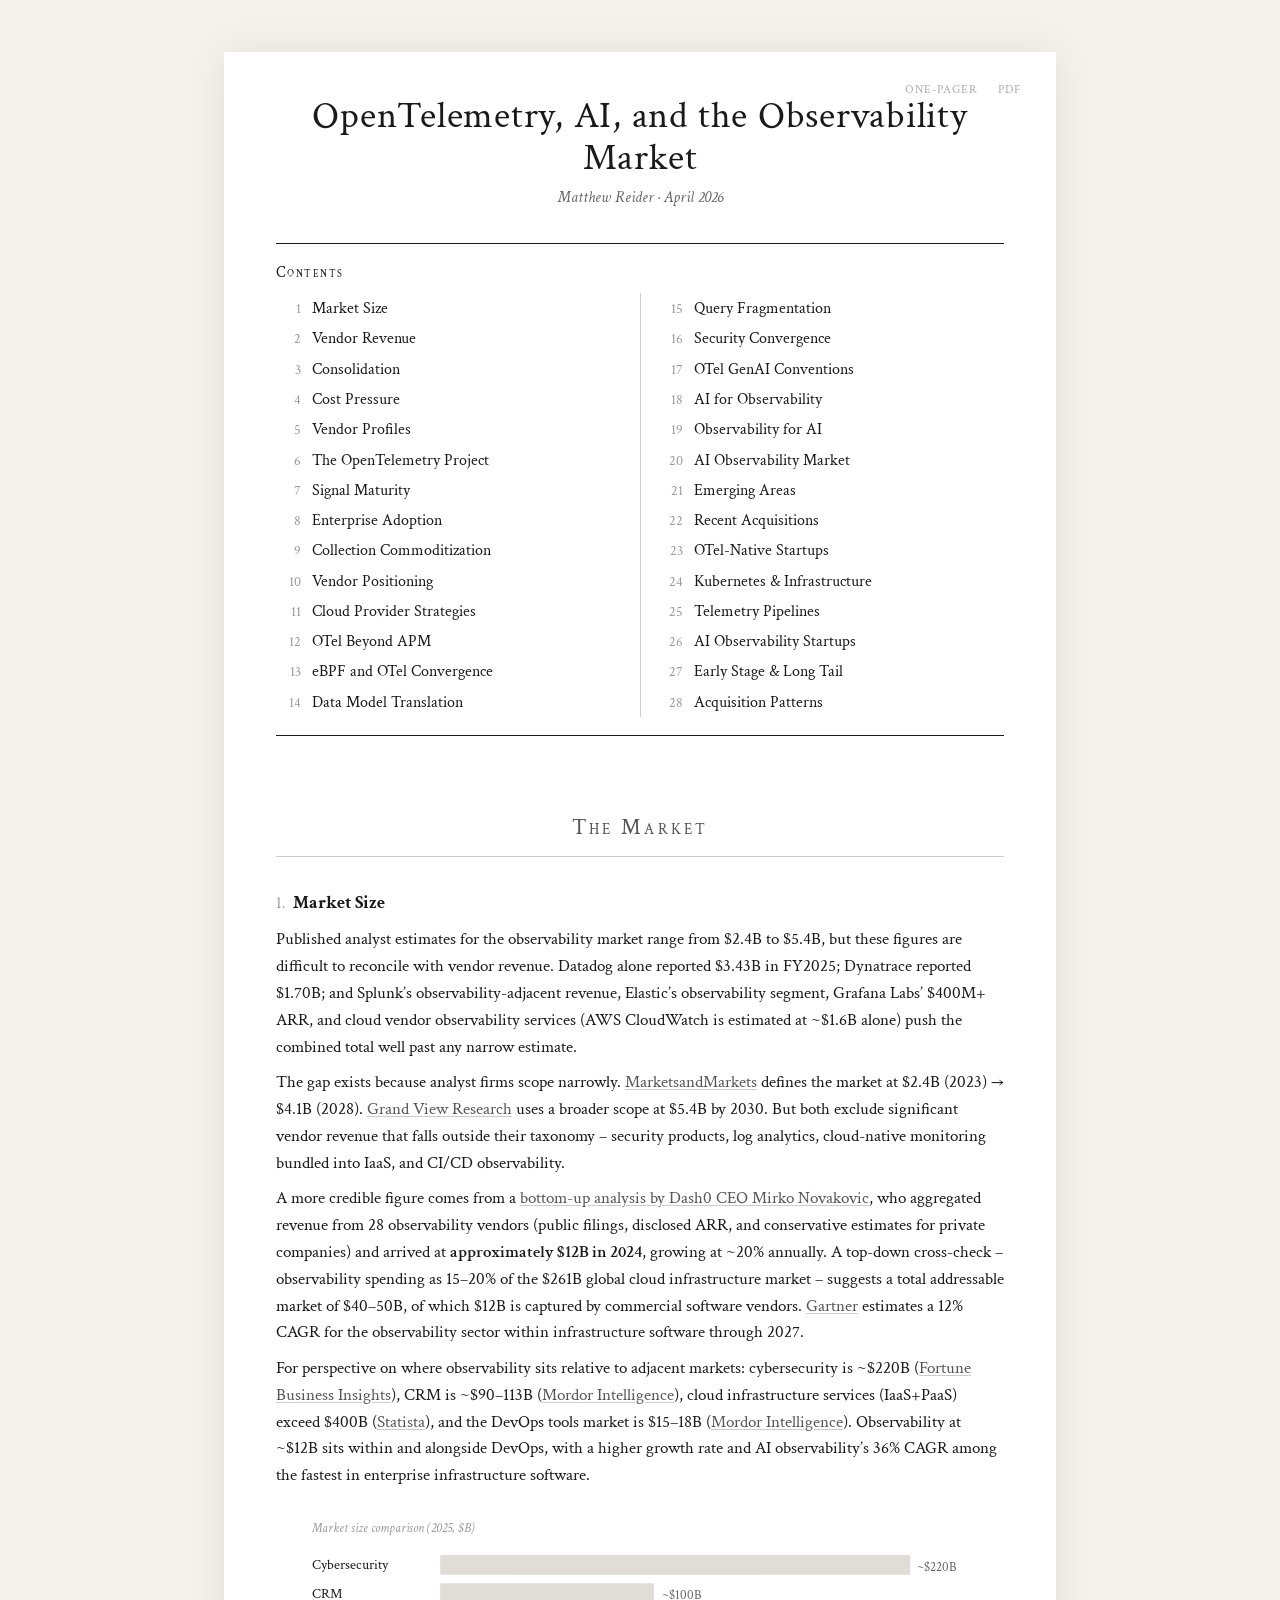
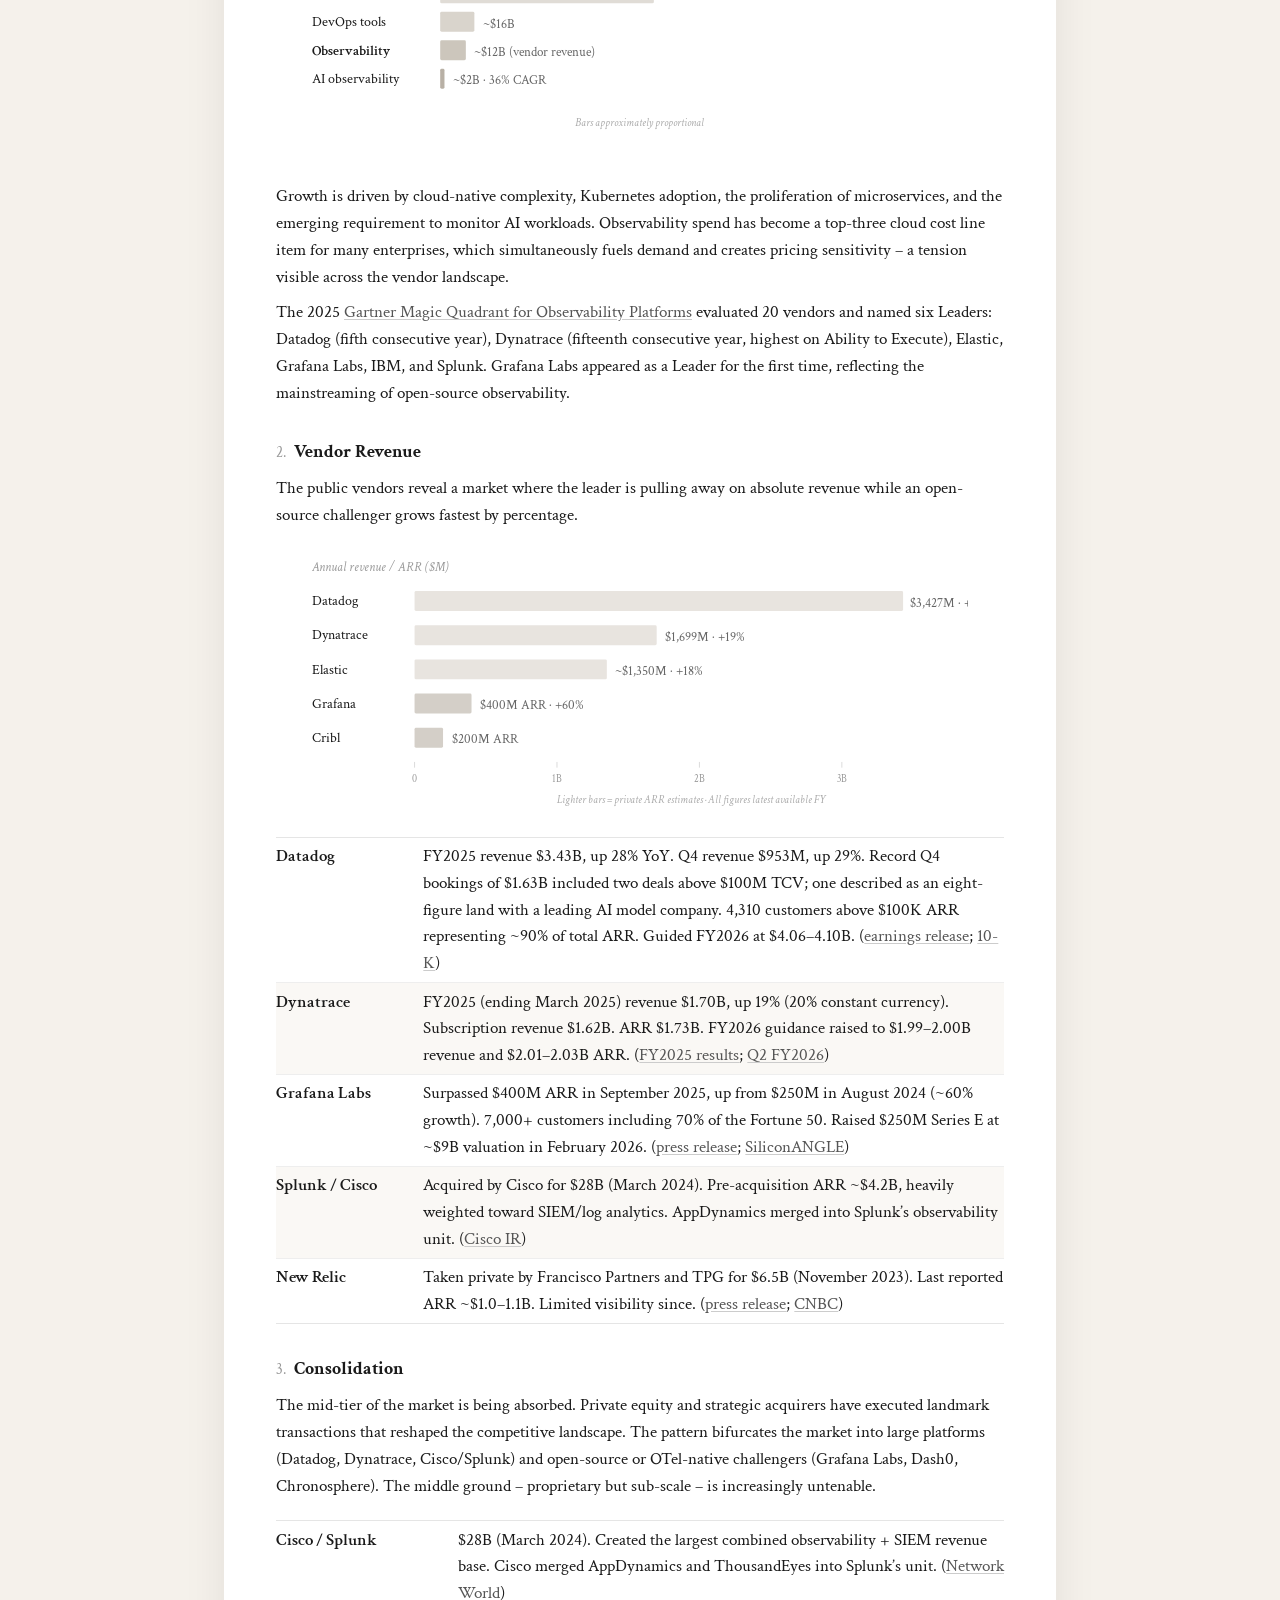
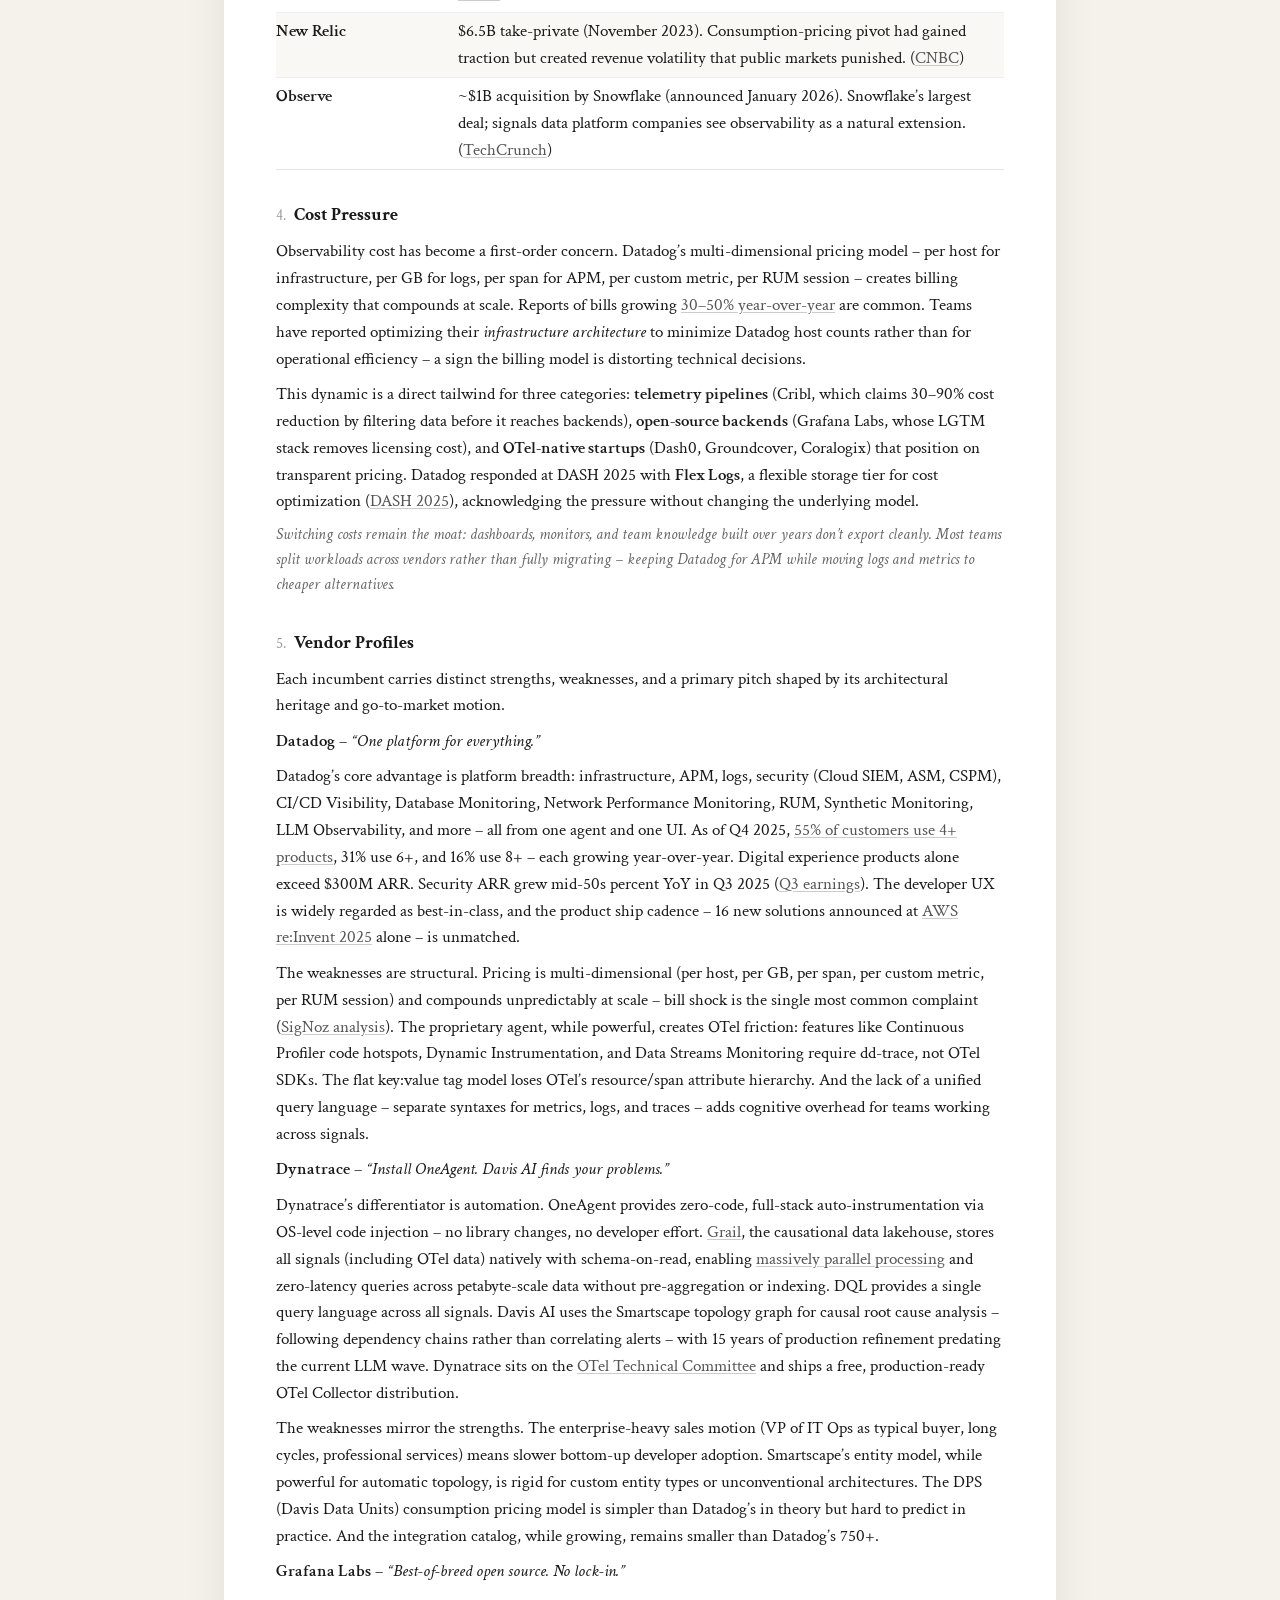
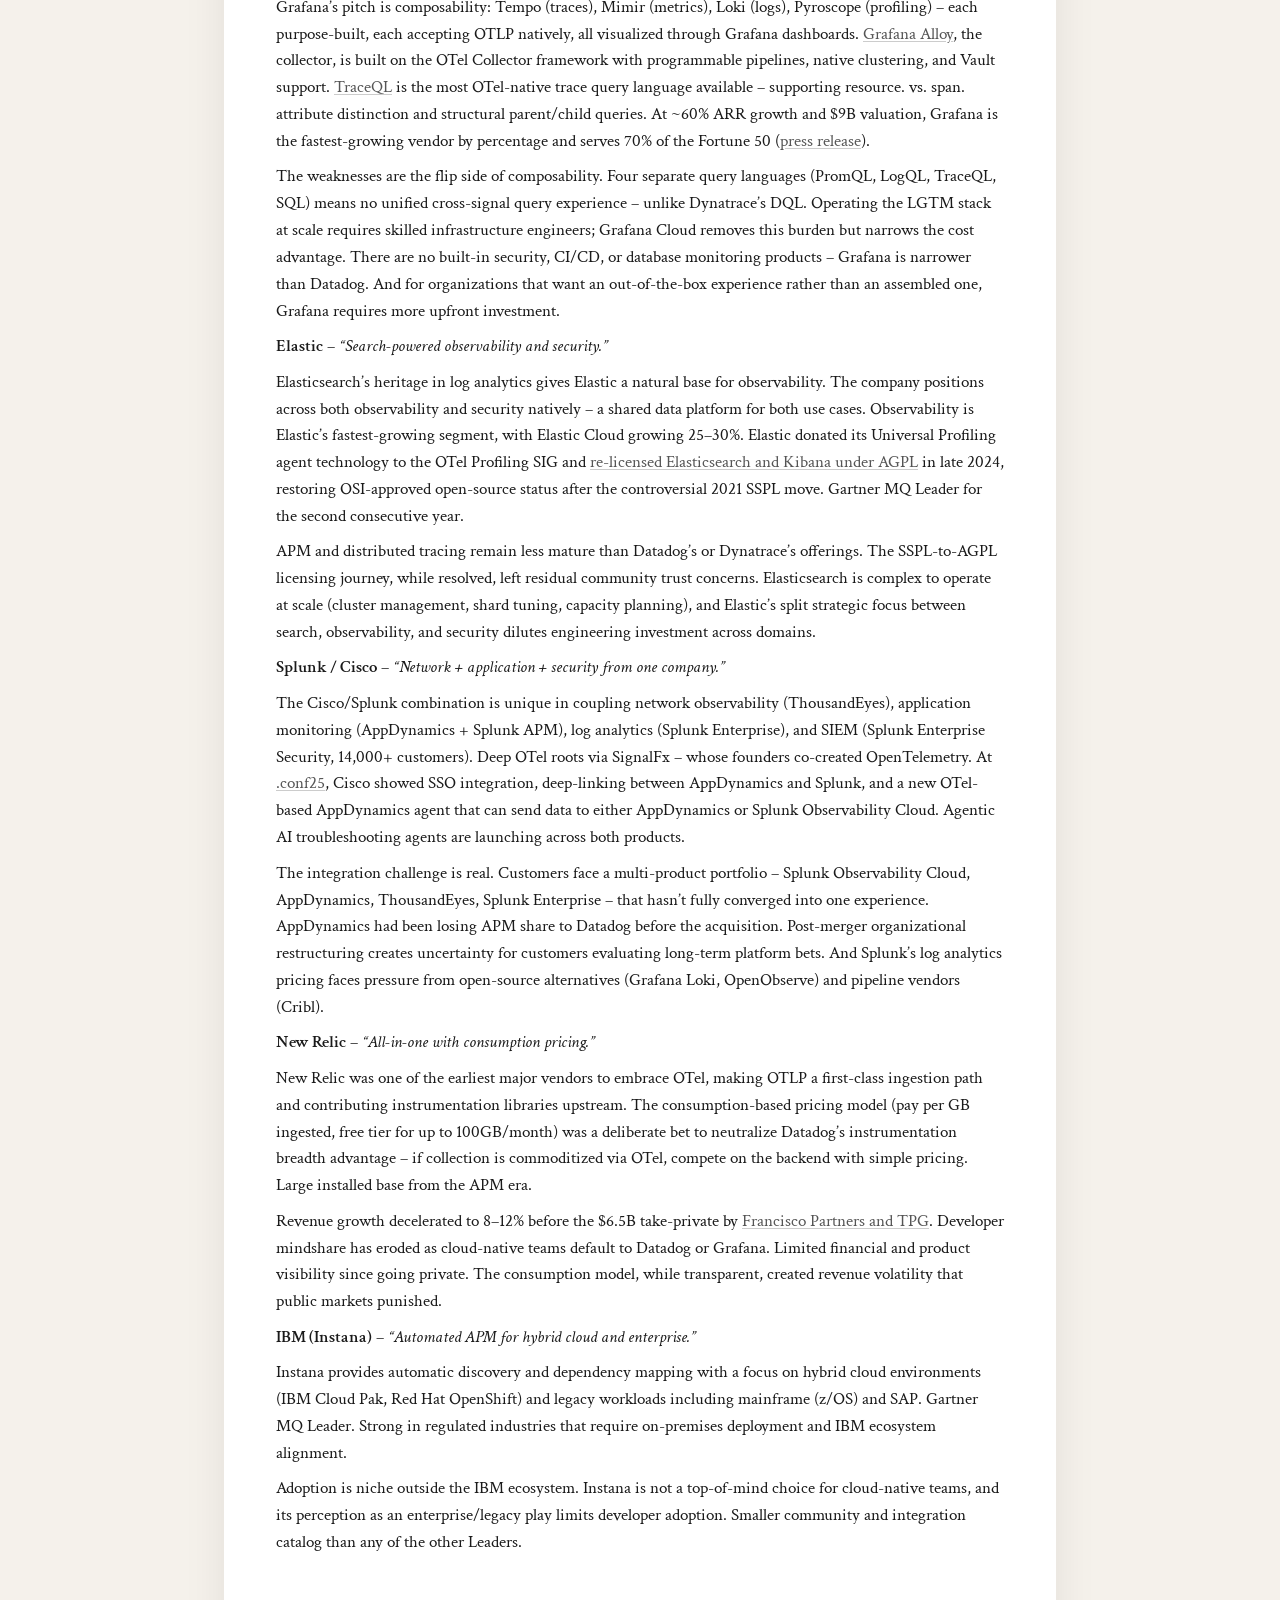
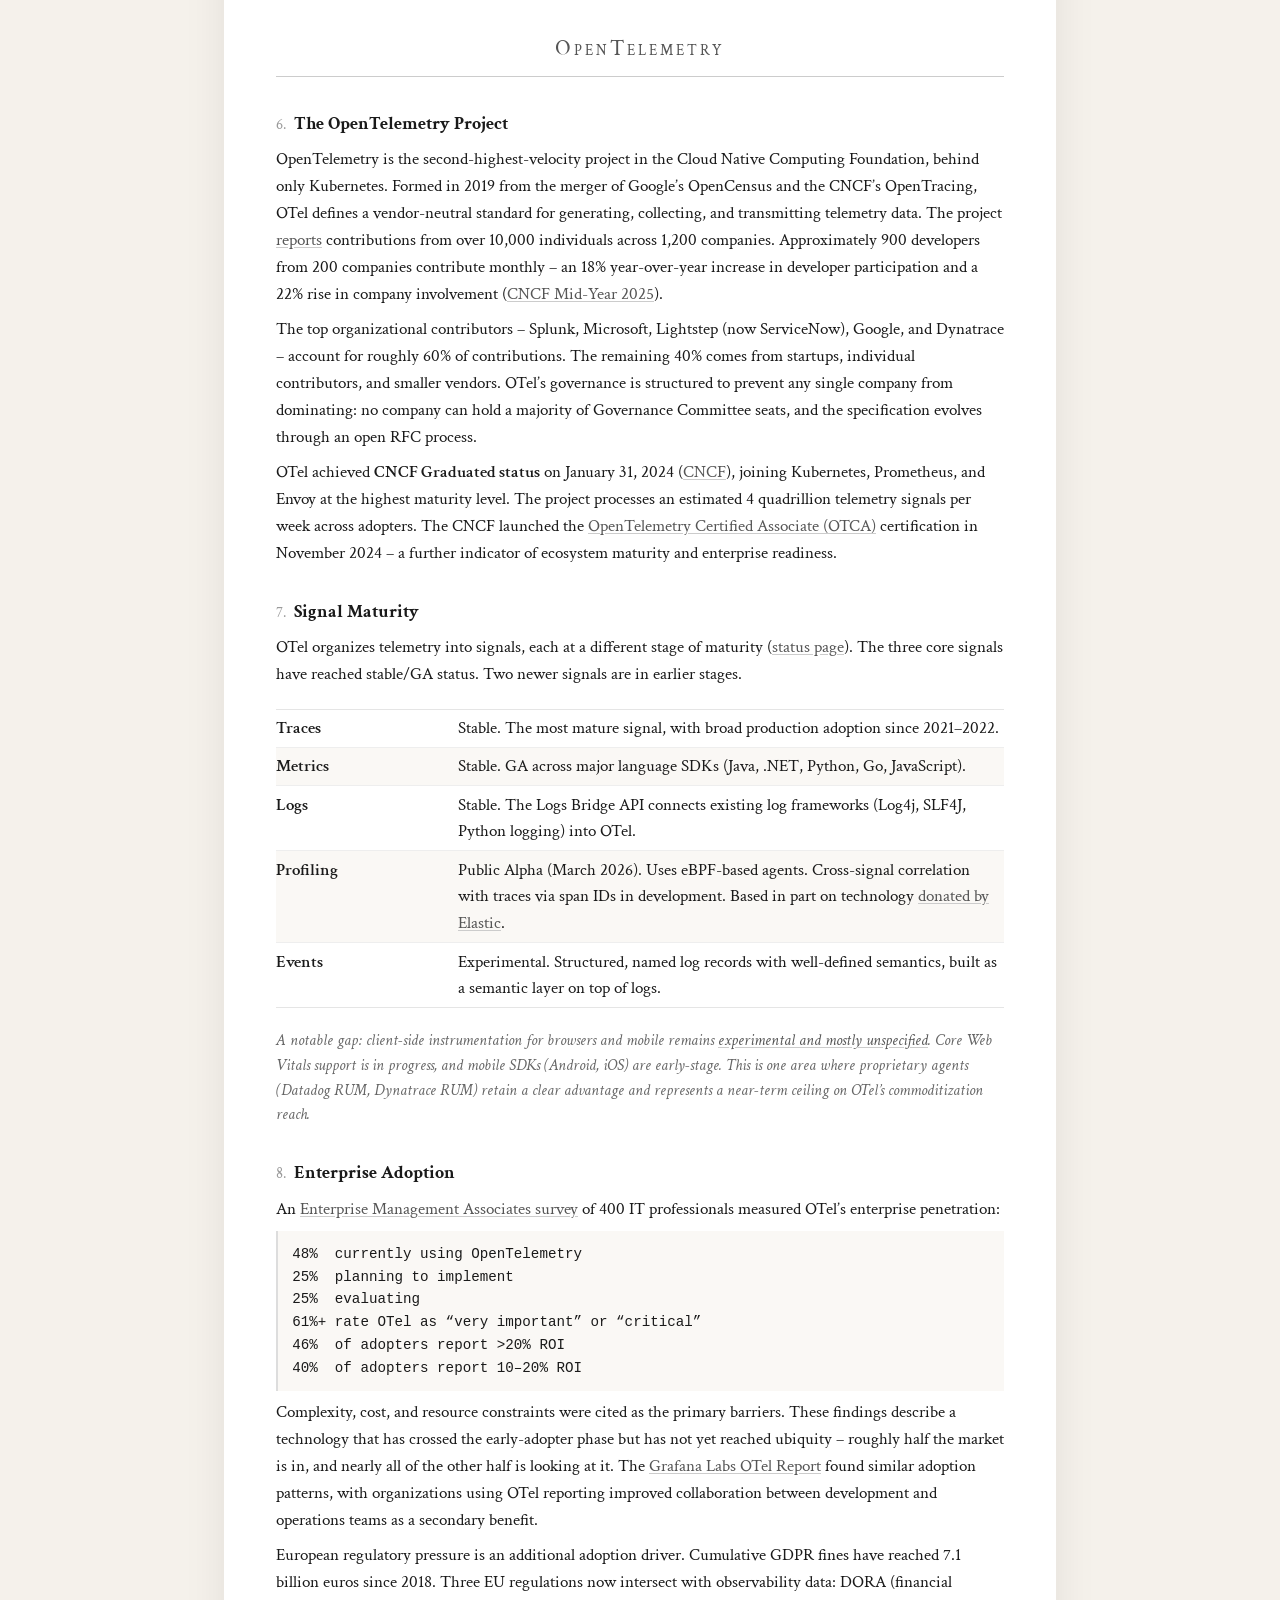
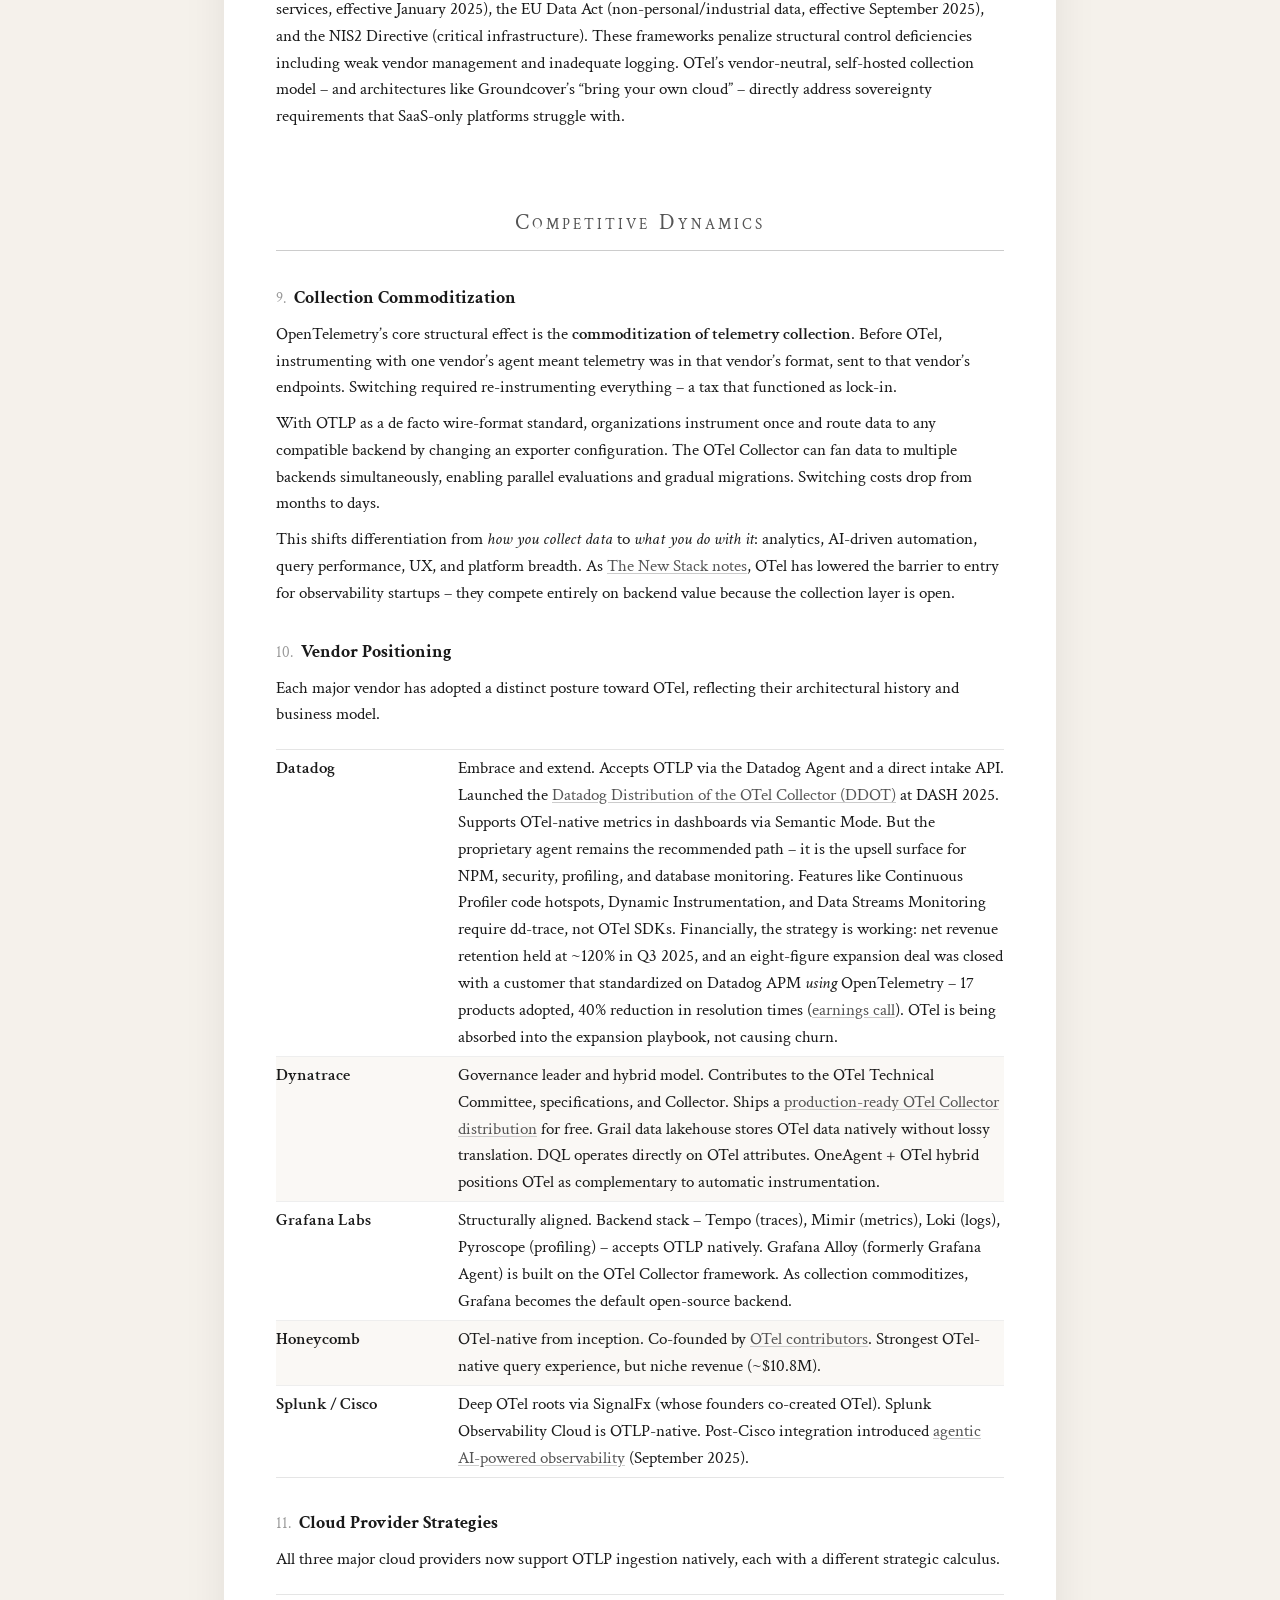
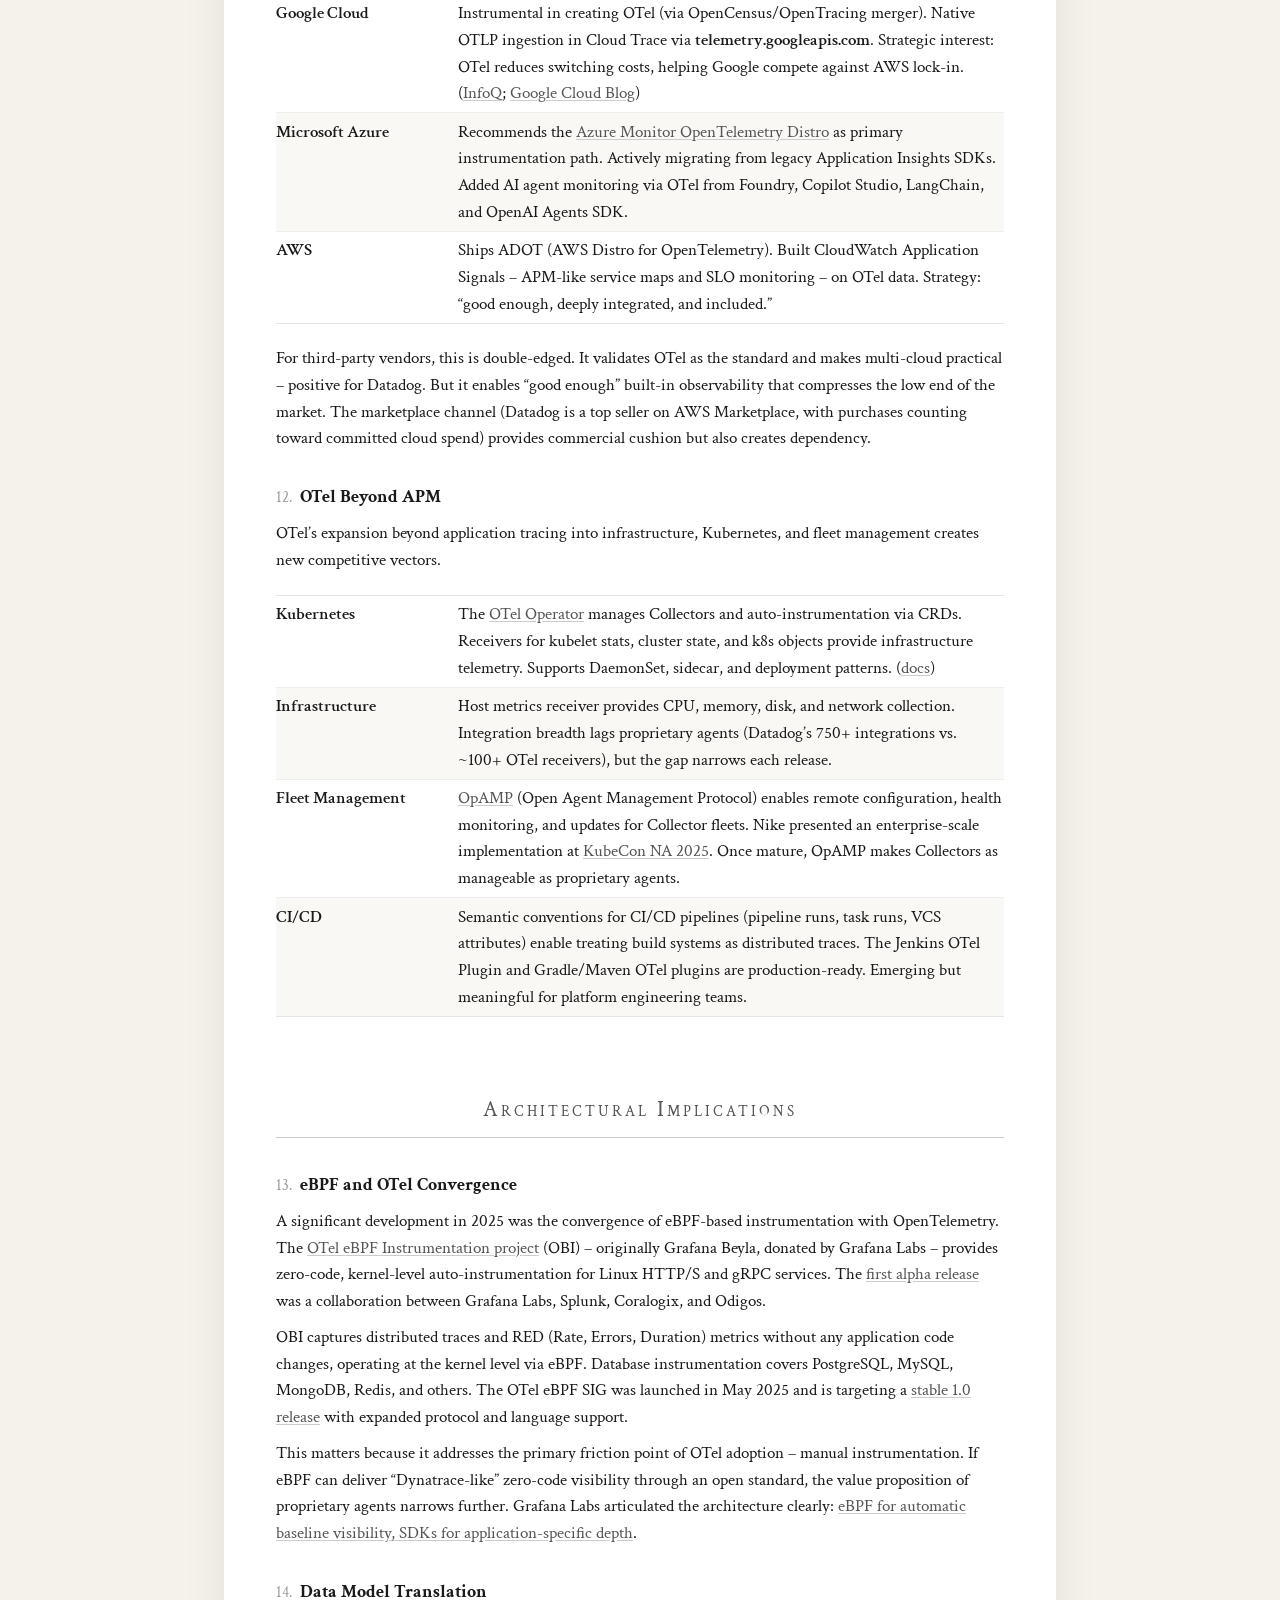
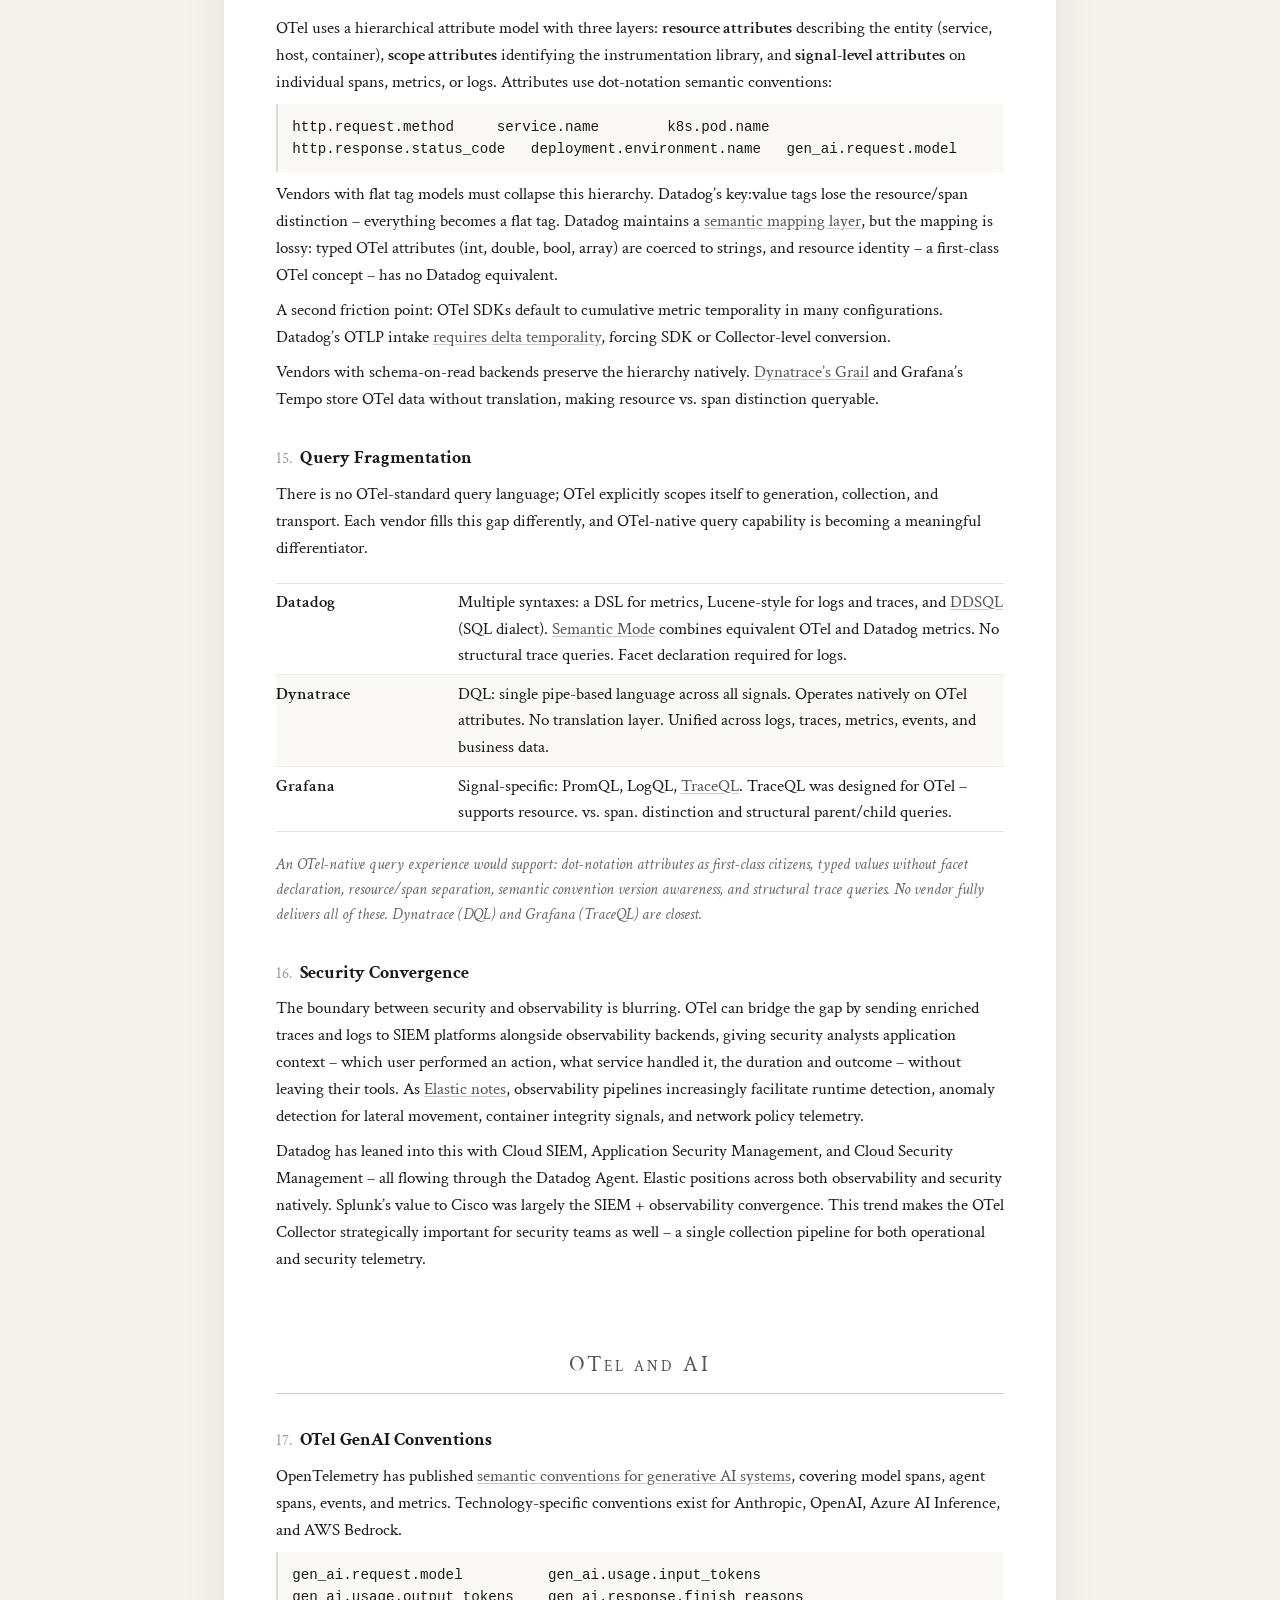
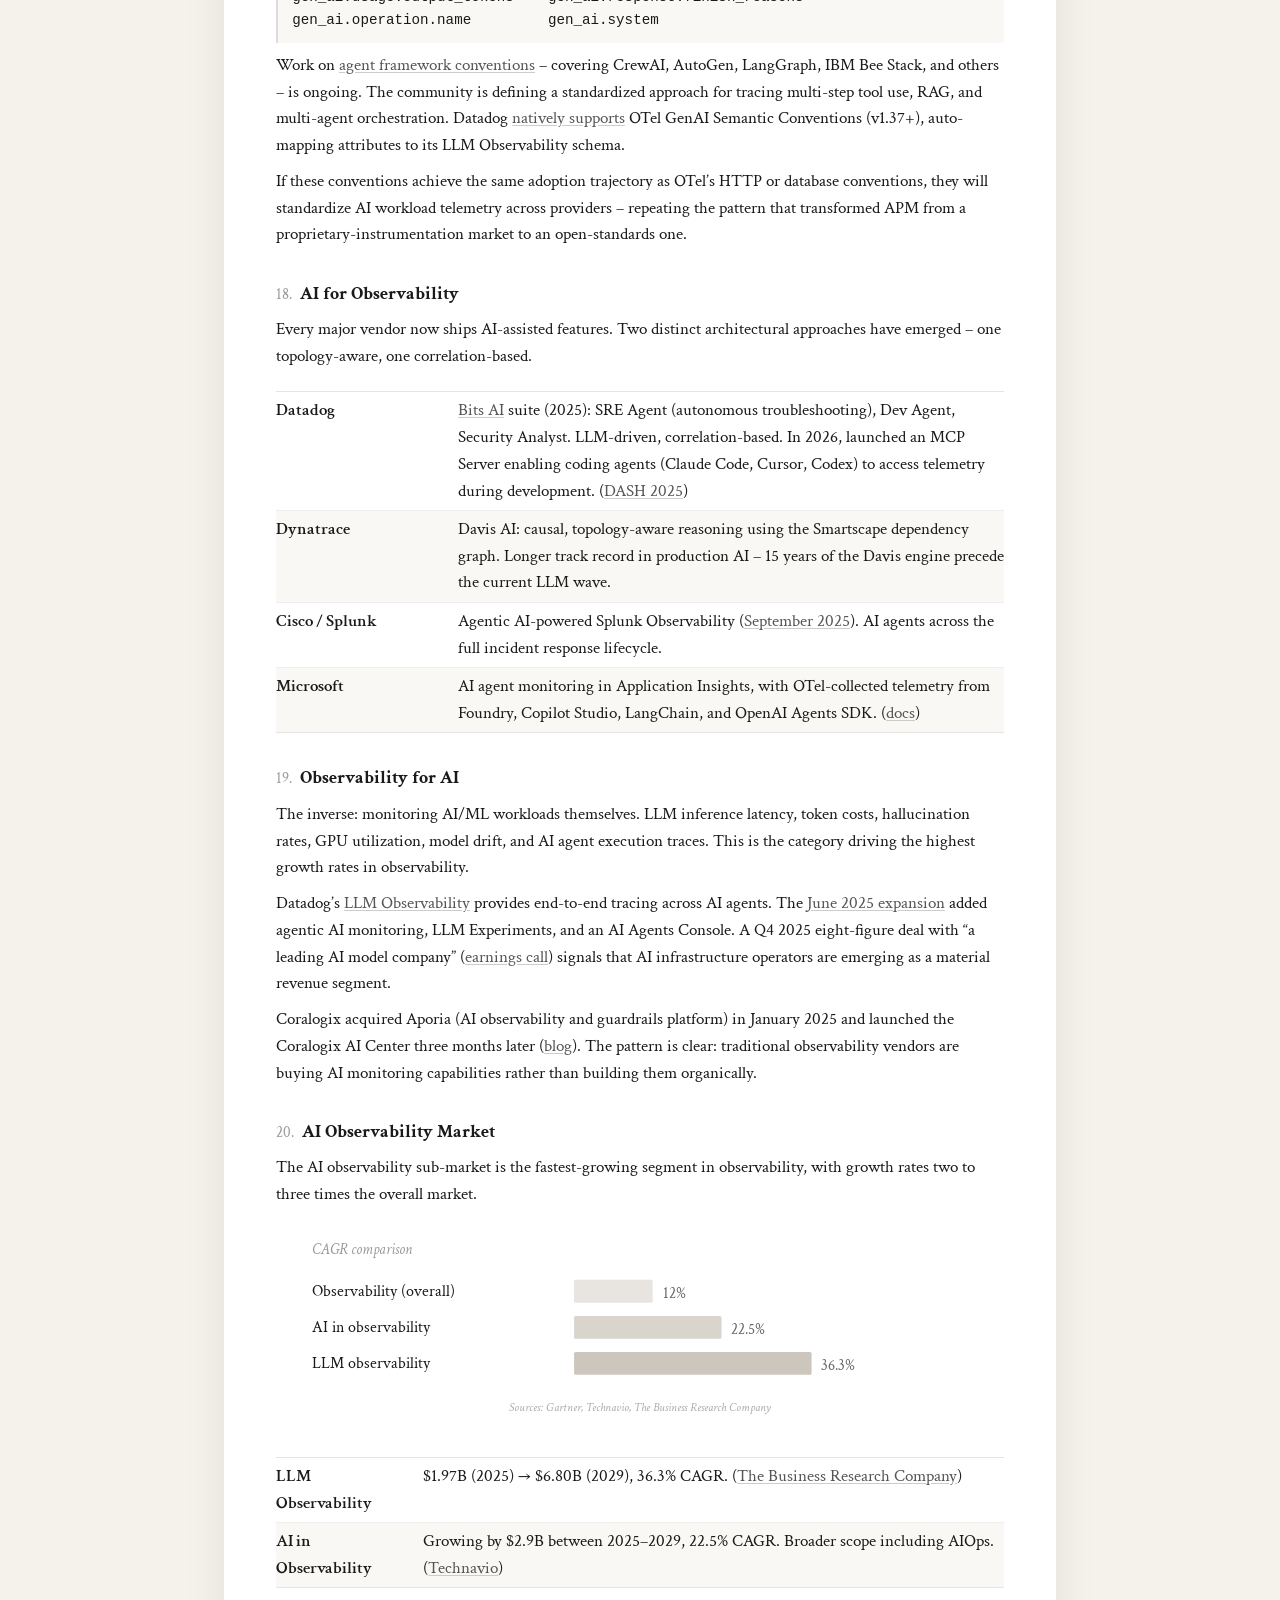
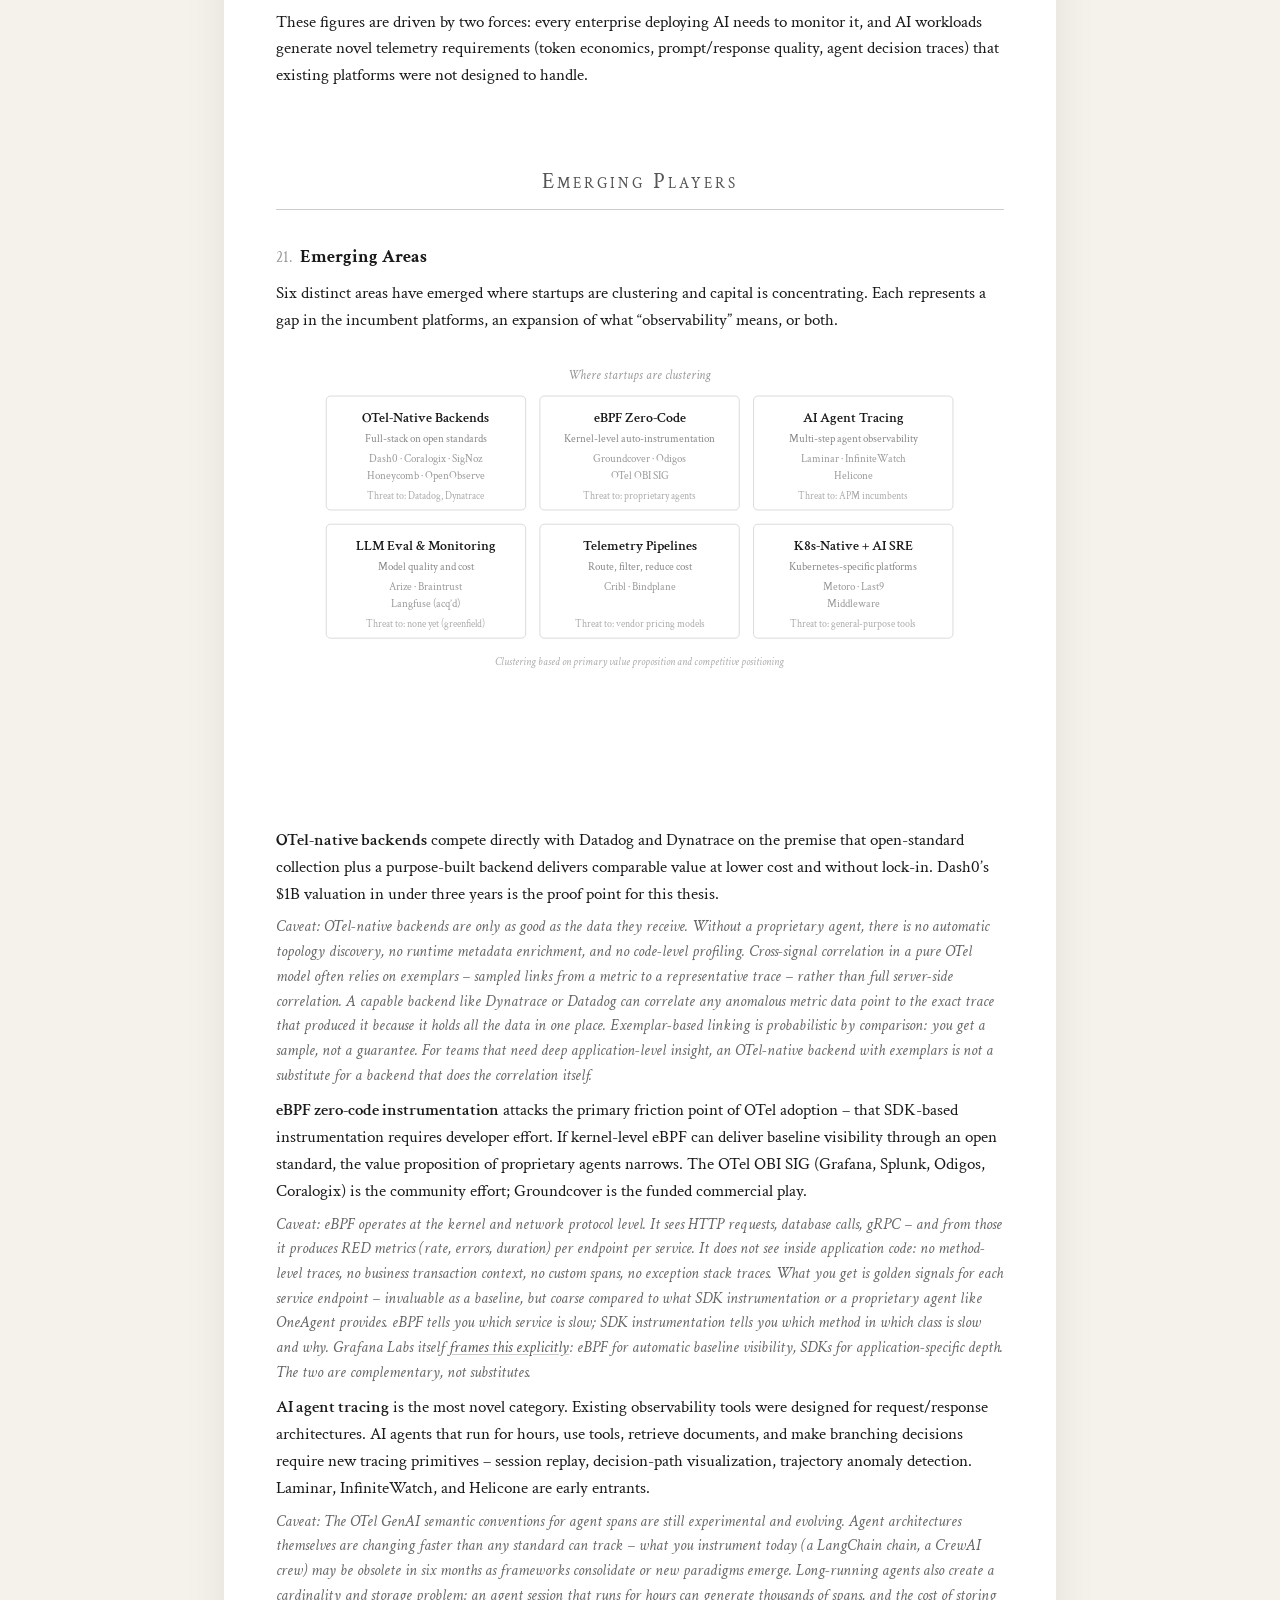
<file: index.html>
<!DOCTYPE html>
<html lang="en">
<head>
  <meta charset="UTF-8">
  <meta name="viewport" content="width=device-width, initial-scale=1.0">
  <title>OpenTelemetry, AI, and the Observability Market</title>
  <meta name="description" content="A market brief on OpenTelemetry's impact on the observability landscape, the AI intersection, and emerging players. April 2026.">
  <link rel="stylesheet" href="style.css?v=3">
</head>
<body>

  <div class="downloads">
    <a href="one-pager.html">One-Pager</a>
    <a href="downloads/otel-market-brief.pdf" target="_blank" rel="noopener">PDF</a>
  </div>

  <h1>OpenTelemetry, AI, and the Observability Market</h1>
  <p class="subtitle">Matthew Reider &middot; April 2026</p>

  <nav class="toc">
    <div class="toc-label">Contents</div>
    <ol>
      <li><a href="#market-size"><span class="num">1</span> Market Size</a></li>
      <li><a href="#vendor-revenue"><span class="num">2</span> Vendor Revenue</a></li>
      <li><a href="#consolidation"><span class="num">3</span> Consolidation</a></li>
      <li><a href="#cost-pressure"><span class="num">4</span> Cost Pressure</a></li>
      <li><a href="#vendor-profiles"><span class="num">5</span> Vendor Profiles</a></li>
      <li><a href="#otel-project"><span class="num">6</span> The OpenTelemetry Project</a></li>
      <li><a href="#signal-maturity"><span class="num">7</span> Signal Maturity</a></li>
      <li><a href="#enterprise-adoption"><span class="num">8</span> Enterprise Adoption</a></li>
      <li><a href="#commoditization"><span class="num">9</span> Collection Commoditization</a></li>
      <li><a href="#vendor-positioning"><span class="num">10</span> Vendor Positioning</a></li>
      <li><a href="#cloud-providers"><span class="num">11</span> Cloud Provider Strategies</a></li>
      <li><a href="#beyond-apm"><span class="num">12</span> OTel Beyond APM</a></li>
      <li><a href="#ebpf"><span class="num">13</span> eBPF and OTel Convergence</a></li>
      <li><a href="#data-model"><span class="num">14</span> Data Model Translation</a></li>
      <li><a href="#query-fragmentation"><span class="num">15</span> Query Fragmentation</a></li>
      <li><a href="#security"><span class="num">16</span> Security Convergence</a></li>
      <li><a href="#genai-conventions"><span class="num">17</span> OTel GenAI Conventions</a></li>
      <li><a href="#ai-for-observability"><span class="num">18</span> AI for Observability</a></li>
      <li><a href="#observability-for-ai"><span class="num">19</span> Observability for AI</a></li>
      <li><a href="#ai-market"><span class="num">20</span> AI Observability Market</a></li>
      <li><a href="#emerging-areas"><span class="num">21</span> Emerging Areas</a></li>
      <li><a href="#recent-acquisitions"><span class="num">22</span> Recent Acquisitions</a></li>
      <li><a href="#otel-native-startups"><span class="num">23</span> OTel-Native Startups</a></li>
      <li><a href="#k8s-infra"><span class="num">24</span> Kubernetes &amp; Infrastructure</a></li>
      <li><a href="#pipelines"><span class="num">25</span> Telemetry Pipelines</a></li>
      <li><a href="#ai-startups"><span class="num">26</span> AI Observability Startups</a></li>
      <li><a href="#early-stage"><span class="num">27</span> Early Stage &amp; Long Tail</a></li>
      <li><a href="#patterns"><span class="num">28</span> Acquisition Patterns</a></li>
    </ol>
  </nav>

  <!-- ——————————————————————————— -->
  <div class="phase">The Market</div>
  <!-- ——————————————————————————— -->

  <div class="entry" id="market-size">
    <div class="entry-head"><span class="entry-num">1.</span> Market Size</div>
    <p>Published analyst estimates for the observability market range from $2.4B to $5.4B, but these figures are difficult to reconcile with vendor revenue. Datadog alone reported $3.43B in FY2025; Dynatrace reported $1.70B; and Splunk&rsquo;s observability-adjacent revenue, Elastic&rsquo;s observability segment, Grafana Labs&rsquo; $400M+ ARR, and cloud vendor observability services (AWS CloudWatch is estimated at ~$1.6B alone) push the combined total well past any narrow estimate.</p>
    <p>The gap exists because analyst firms scope narrowly. <a href="https://www.marketsandmarkets.com/Market-Reports/observability-tools-and-platforms-market-69804486.html">MarketsandMarkets</a> defines the market at $2.4B (2023) &rarr; $4.1B (2028). <a href="https://www.grandviewresearch.com/industry-analysis/observability-tools-platforms-market-report">Grand View Research</a> uses a broader scope at $5.4B by 2030. But both exclude significant vendor revenue that falls outside their taxonomy &ndash; security products, log analytics, cloud-native monitoring bundled into IaaS, and CI/CD observability.</p>
    <p>A more credible figure comes from a <a href="https://www.dash0.com/blog/rethinking-the-observability-market-my-usd12b-estimate-for-2024">bottom-up analysis by Dash0 CEO Mirko Novakovic</a>, who aggregated revenue from 28 observability vendors (public filings, disclosed ARR, and conservative estimates for private companies) and arrived at <span class="term">approximately $12B in 2024</span>, growing at ~20% annually. A top-down cross-check &ndash; observability spending as 15&ndash;20% of the $261B global cloud infrastructure market &ndash; suggests a total addressable market of $40&ndash;50B, of which $12B is captured by commercial software vendors. <a href="https://www.gartner.com/en/documents/5486095">Gartner</a> estimates a 12% CAGR for the observability sector within infrastructure software through 2027.</p>
    <p>For perspective on where observability sits relative to adjacent markets: cybersecurity is ~$220B (<a href="https://www.fortunebusinessinsights.com/industry-reports/cyber-security-market-101165">Fortune Business Insights</a>), CRM is ~$90&ndash;113B (<a href="https://www.mordorintelligence.com/industry-reports/customer-relationship-management-market">Mordor Intelligence</a>), cloud infrastructure services (IaaS+PaaS) exceed $400B (<a href="https://www.statista.com/chart/18819/worldwide-market-share-of-leading-cloud-infrastructure-service-providers/">Statista</a>), and the DevOps tools market is $15&ndash;18B (<a href="https://www.mordorintelligence.com/industry-reports/devops-market">Mordor Intelligence</a>). Observability at ~$12B sits within and alongside DevOps, with a higher growth rate and AI observability&rsquo;s 36% CAGR among the fastest in enterprise infrastructure software.</p>

    <svg class="chart" viewBox="0 0 460 170" fill="none" xmlns="http://www.w3.org/2000/svg">
      <text x="0" y="12" font-family="'Crimson Text', Georgia, serif" font-size="9" fill="#999" font-style="italic">Market size comparison (2025, $B)</text>
      <!-- Cybersecurity -->
      <text x="0" y="38" font-family="'Crimson Text', Georgia, serif" font-size="10" fill="#1a1a1a">Cybersecurity</text>
      <rect x="90" y="28" width="330" height="14" fill="#e0dcd6" rx="1"/>
      <text x="425" y="39" font-family="'Crimson Text', Georgia, serif" font-size="9" fill="#666">~$220B</text>
      <!-- CRM -->
      <text x="0" y="58" font-family="'Crimson Text', Georgia, serif" font-size="10" fill="#1a1a1a">CRM</text>
      <rect x="90" y="48" width="150" height="14" fill="#e0dcd6" rx="1"/>
      <text x="246" y="59" font-family="'Crimson Text', Georgia, serif" font-size="9" fill="#666">~$100B</text>
      <!-- DevOps -->
      <text x="0" y="78" font-family="'Crimson Text', Georgia, serif" font-size="10" fill="#1a1a1a">DevOps tools</text>
      <rect x="90" y="68" width="24" height="14" fill="#d9d4cc" rx="1"/>
      <text x="120" y="79" font-family="'Crimson Text', Georgia, serif" font-size="9" fill="#666">~$16B</text>
      <!-- Observability -->
      <text x="0" y="98" font-family="'Crimson Text', Georgia, serif" font-size="10" fill="#1a1a1a" font-weight="600">Observability</text>
      <rect x="90" y="88" width="18" height="14" fill="#ccc6bc" rx="1"/>
      <text x="114" y="99" font-family="'Crimson Text', Georgia, serif" font-size="9" fill="#666">~$12B (vendor revenue)</text>
      <!-- AI Observability -->
      <text x="0" y="118" font-family="'Crimson Text', Georgia, serif" font-size="10" fill="#1a1a1a">AI observability</text>
      <rect x="90" y="108" width="3" height="14" fill="#b8b0a5" rx="1"/>
      <text x="99" y="119" font-family="'Crimson Text', Georgia, serif" font-size="9" fill="#666">~$2B &middot; 36% CAGR</text>
      <text x="230" y="148" font-family="'Crimson Text', Georgia, serif" font-size="7.5" fill="#aaa" font-style="italic" text-anchor="middle">Bars approximately proportional</text>
    </svg>

    <p>Growth is driven by cloud-native complexity, Kubernetes adoption, the proliferation of microservices, and the emerging requirement to monitor AI workloads. Observability spend has become a top-three cloud cost line item for many enterprises, which simultaneously fuels demand and creates pricing sensitivity &ndash; a tension visible across the vendor landscape.</p>
    <p>The 2025 <a href="https://www.gartner.com/en/documents/6688834">Gartner Magic Quadrant for Observability Platforms</a> evaluated 20 vendors and named six Leaders: Datadog (fifth consecutive year), Dynatrace (fifteenth consecutive year, highest on Ability to Execute), Elastic, Grafana Labs, IBM, and Splunk. Grafana Labs appeared as a Leader for the first time, reflecting the mainstreaming of open-source observability.</p>
  </div>

  <div class="entry" id="vendor-revenue">
    <div class="entry-head"><span class="entry-num">2.</span> Vendor Revenue</div>
    <p>The public vendors reveal a market where the leader is pulling away on absolute revenue while an open-source challenger grows fastest by percentage.</p>

    <svg class="chart" viewBox="0 0 460 180" fill="none" xmlns="http://www.w3.org/2000/svg">
      <!-- Vendor revenue bar chart -->
      <text x="0" y="12" font-family="'Crimson Text', Georgia, serif" font-size="9" fill="#999" font-style="italic">Annual revenue / ARR ($M)</text>
      <!-- Datadog -->
      <text x="0" y="36" font-family="'Crimson Text', Georgia, serif" font-size="10" fill="#1a1a1a" text-anchor="start">Datadog</text>
      <rect x="72" y="26" width="343" height="14" fill="#e8e4df" rx="1"/>
      <text x="420" y="37" font-family="'Crimson Text', Georgia, serif" font-size="9" fill="#666">$3,427M &middot; +28%</text>
      <!-- Dynatrace -->
      <text x="0" y="60" font-family="'Crimson Text', Georgia, serif" font-size="10" fill="#1a1a1a" text-anchor="start">Dynatrace</text>
      <rect x="72" y="50" width="170" height="14" fill="#e8e4df" rx="1"/>
      <text x="248" y="61" font-family="'Crimson Text', Georgia, serif" font-size="9" fill="#666">$1,699M &middot; +19%</text>
      <!-- Elastic -->
      <text x="0" y="84" font-family="'Crimson Text', Georgia, serif" font-size="10" fill="#1a1a1a" text-anchor="start">Elastic</text>
      <rect x="72" y="74" width="135" height="14" fill="#e8e4df" rx="1"/>
      <text x="213" y="85" font-family="'Crimson Text', Georgia, serif" font-size="9" fill="#666">~$1,350M &middot; +18%</text>
      <!-- Grafana Labs -->
      <text x="0" y="108" font-family="'Crimson Text', Georgia, serif" font-size="10" fill="#1a1a1a" text-anchor="start">Grafana</text>
      <rect x="72" y="98" width="40" height="14" fill="#d4cfc8" rx="1"/>
      <text x="118" y="109" font-family="'Crimson Text', Georgia, serif" font-size="9" fill="#666">$400M ARR &middot; +60%</text>
      <!-- Cribl -->
      <text x="0" y="132" font-family="'Crimson Text', Georgia, serif" font-size="10" fill="#1a1a1a" text-anchor="start">Cribl</text>
      <rect x="72" y="122" width="20" height="14" fill="#d4cfc8" rx="1"/>
      <text x="98" y="133" font-family="'Crimson Text', Georgia, serif" font-size="9" fill="#666">$200M ARR</text>
      <!-- scale -->
      <line x1="72" y1="146" x2="72" y2="150" stroke="#ccc" stroke-width="0.5"/>
      <text x="72" y="160" font-family="'Crimson Text', Georgia, serif" font-size="7" fill="#999" text-anchor="middle">0</text>
      <line x1="172" y1="146" x2="172" y2="150" stroke="#ccc" stroke-width="0.5"/>
      <text x="172" y="160" font-family="'Crimson Text', Georgia, serif" font-size="7" fill="#999" text-anchor="middle">1B</text>
      <line x1="272" y1="146" x2="272" y2="150" stroke="#ccc" stroke-width="0.5"/>
      <text x="272" y="160" font-family="'Crimson Text', Georgia, serif" font-size="7" fill="#999" text-anchor="middle">2B</text>
      <line x1="372" y1="146" x2="372" y2="150" stroke="#ccc" stroke-width="0.5"/>
      <text x="372" y="160" font-family="'Crimson Text', Georgia, serif" font-size="7" fill="#999" text-anchor="middle">3B</text>
      <text x="266" y="175" font-family="'Crimson Text', Georgia, serif" font-size="7.5" fill="#aaa" font-style="italic" text-anchor="middle">Lighter bars = private ARR estimates &middot; All figures latest available FY</text>
    </svg>

    <dl class="defs defs-wide">
      <dt>Datadog</dt>
      <dd>FY2025 revenue $3.43B, up 28% YoY. Q4 revenue $953M, up 29%. Record Q4 bookings of $1.63B included two deals above $100M TCV; one described as an eight-figure land with a leading AI model company. 4,310 customers above $100K ARR representing ~90% of total ARR. Guided FY2026 at $4.06&ndash;4.10B. (<a href="https://investors.datadoghq.com/news-releases/news-release-details/datadog-announces-fourth-quarter-and-fiscal-year-2025-financial">earnings release</a>; <a href="https://www.stocktitan.net/sec-filings/DDOG/10-k-datadog-inc-files-annual-report-3ecaa5579056.html">10-K</a>)</dd>
      <dt>Dynatrace</dt>
      <dd>FY2025 (ending March 2025) revenue $1.70B, up 19% (20% constant currency). Subscription revenue $1.62B. ARR $1.73B. FY2026 guidance raised to $1.99&ndash;2.00B revenue and $2.01&ndash;2.03B ARR. (<a href="https://ir.dynatrace.com/news-events/press-releases/detail/379/dynatrace-reports-fourth-quarter-and-full-year-fiscal-2025-financial-results">FY2025 results</a>; <a href="https://ir.dynatrace.com/news-events/press-releases/detail/400/dynatrace-reports-second-quarter-fiscal-year-2026-financial-results">Q2 FY2026</a>)</dd>
      <dt>Grafana Labs</dt>
      <dd>Surpassed $400M ARR in September 2025, up from $250M in August 2024 (~60% growth). 7,000+ customers including 70% of the Fortune 50. Raised $250M Series E at ~$9B valuation in February 2026. (<a href="https://grafana.com/press/2025/09/30/grafana-labs-surpasses-400m-arr-and-7000-customers-gains-new-investors-to-accelerate-global-expansion/">press release</a>; <a href="https://siliconangle.com/2026/02/13/grafana-labs-reportedly-raising-funding-9b-valuation/">SiliconANGLE</a>)</dd>
      <dt>Splunk / Cisco</dt>
      <dd>Acquired by Cisco for $28B (March 2024). Pre-acquisition ARR ~$4.2B, heavily weighted toward SIEM/log analytics. AppDynamics merged into Splunk&rsquo;s observability unit. (<a href="https://investor.cisco.com/news/news-details/2024/Cisco-Completes-Acquisition-of-Splunk/default.aspx">Cisco IR</a>)</dd>
      <dt>New Relic</dt>
      <dd>Taken private by Francisco Partners and TPG for $6.5B (November 2023). Last reported ARR ~$1.0&ndash;1.1B. Limited visibility since. (<a href="https://newrelic.com/press-release/20231108">press release</a>; <a href="https://www.cnbc.com/2023/07/31/francisco-partners-tpg-to-take-new-relic-private-in-6-billion-deal.html">CNBC</a>)</dd>
    </dl>
  </div>

  <div class="entry" id="consolidation">
    <div class="entry-head"><span class="entry-num">3.</span> Consolidation</div>
    <p>The mid-tier of the market is being absorbed. Private equity and strategic acquirers have executed landmark transactions that reshaped the competitive landscape. The pattern bifurcates the market into large platforms (Datadog, Dynatrace, Cisco/Splunk) and open-source or OTel-native challengers (Grafana Labs, Dash0, Chronosphere). The middle ground &ndash; proprietary but sub-scale &ndash; is increasingly untenable.</p>
    <dl class="defs">
      <dt>Cisco / Splunk</dt>
      <dd>$28B (March 2024). Created the largest combined observability + SIEM revenue base. Cisco merged AppDynamics and ThousandEyes into Splunk&rsquo;s unit. (<a href="https://www.networkworld.com/article/2066444/cisco-completes-28-billion-splunk-acquisition.html">Network World</a>)</dd>
      <dt>New Relic</dt>
      <dd>$6.5B take-private (November 2023). Consumption-pricing pivot had gained traction but created revenue volatility that public markets punished. (<a href="https://www.cnbc.com/2023/07/31/francisco-partners-tpg-to-take-new-relic-private-in-6-billion-deal.html">CNBC</a>)</dd>
      <dt>Observe</dt>
      <dd>~$1B acquisition by Snowflake (announced January 2026). Snowflake&rsquo;s largest deal; signals data platform companies see observability as a natural extension. (<a href="https://techcrunch.com/2026/01/08/snowflake-announces-its-intent-to-buy-observability-platform-observe/">TechCrunch</a>)</dd>
    </dl>
  </div>

  <div class="entry" id="cost-pressure">
    <div class="entry-head"><span class="entry-num">4.</span> Cost Pressure</div>
    <p>Observability cost has become a first-order concern. Datadog&rsquo;s multi-dimensional pricing model &ndash; per host for infrastructure, per GB for logs, per span for APM, per custom metric, per RUM session &ndash; creates billing complexity that compounds at scale. Reports of bills growing <a href="https://signoz.io/blog/datadog-pricing/">30&ndash;50% year-over-year</a> are common. Teams have reported optimizing their <span class="it">infrastructure architecture</span> to minimize Datadog host counts rather than for operational efficiency &ndash; a sign the billing model is distorting technical decisions.</p>
    <p>This dynamic is a direct tailwind for three categories: <span class="term">telemetry pipelines</span> (Cribl, which claims 30&ndash;90% cost reduction by filtering data before it reaches backends), <span class="term">open-source backends</span> (Grafana Labs, whose LGTM stack removes licensing cost), and <span class="term">OTel-native startups</span> (Dash0, Groundcover, Coralogix) that position on transparent pricing. Datadog responded at DASH 2025 with <span class="term">Flex Logs</span>, a flexible storage tier for cost optimization (<a href="https://www.datadoghq.com/blog/dash-2025-new-feature-roundup-keynote/">DASH 2025</a>), acknowledging the pressure without changing the underlying model.</p>
    <p class="note">Switching costs remain the moat: dashboards, monitors, and team knowledge built over years don&rsquo;t export cleanly. Most teams split workloads across vendors rather than fully migrating &ndash; keeping Datadog for APM while moving logs and metrics to cheaper alternatives.</p>
  </div>

  <div class="entry" id="vendor-profiles">
    <div class="entry-head"><span class="entry-num">5.</span> Vendor Profiles</div>
    <p>Each incumbent carries distinct strengths, weaknesses, and a primary pitch shaped by its architectural heritage and go-to-market motion.</p>

    <p><span class="term">Datadog</span> &ndash; <span class="it">&ldquo;One platform for everything.&rdquo;</span></p>
    <p>Datadog&rsquo;s core advantage is platform breadth: infrastructure, APM, logs, security (Cloud SIEM, ASM, CSPM), CI/CD Visibility, Database Monitoring, Network Performance Monitoring, RUM, Synthetic Monitoring, LLM Observability, and more &ndash; all from one agent and one UI. As of Q4 2025, <a href="https://investors.datadoghq.com/news-releases/news-release-details/datadog-announces-fourth-quarter-and-fiscal-year-2025-financial">55% of customers use 4+ products</a>, 31% use 6+, and 16% use 8+ &ndash; each growing year-over-year. Digital experience products alone exceed $300M ARR. Security ARR grew mid-50s percent YoY in Q3 2025 (<a href="https://investors.datadoghq.com/news-releases/news-release-details/datadog-announces-third-quarter-2025-financial-results/">Q3 earnings</a>). The developer UX is widely regarded as best-in-class, and the product ship cadence &ndash; 16 new solutions announced at <a href="https://www.datadoghq.com/aws-reinvent/products/">AWS re:Invent 2025</a> alone &ndash; is unmatched.</p>
    <p>The weaknesses are structural. Pricing is multi-dimensional (per host, per GB, per span, per custom metric, per RUM session) and compounds unpredictably at scale &ndash; bill shock is the single most common complaint (<a href="https://signoz.io/blog/datadog-pricing/">SigNoz analysis</a>). The proprietary agent, while powerful, creates OTel friction: features like Continuous Profiler code hotspots, Dynamic Instrumentation, and Data Streams Monitoring require dd-trace, not OTel SDKs. The flat key:value tag model loses OTel&rsquo;s resource/span attribute hierarchy. And the lack of a unified query language &ndash; separate syntaxes for metrics, logs, and traces &ndash; adds cognitive overhead for teams working across signals.</p>

    <p><span class="term">Dynatrace</span> &ndash; <span class="it">&ldquo;Install OneAgent. Davis AI finds your problems.&rdquo;</span></p>
    <p>Dynatrace&rsquo;s differentiator is automation. OneAgent provides zero-code, full-stack auto-instrumentation via OS-level code injection &ndash; no library changes, no developer effort. <a href="https://www.dynatrace.com/platform/grail/">Grail</a>, the causational data lakehouse, stores all signals (including OTel data) natively with schema-on-read, enabling <a href="https://docs.dynatrace.com/docs/discover-dynatrace/platform/grail/dynatrace-grail/architecture">massively parallel processing</a> and zero-latency queries across petabyte-scale data without pre-aggregation or indexing. DQL provides a single query language across all signals. Davis AI uses the Smartscape topology graph for causal root cause analysis &ndash; following dependency chains rather than correlating alerts &ndash; with 15 years of production refinement predating the current LLM wave. Dynatrace sits on the <a href="https://www.dynatrace.com/news/blog/opentelemetry-trends-2025/">OTel Technical Committee</a> and ships a free, production-ready OTel Collector distribution.</p>
    <p>The weaknesses mirror the strengths. The enterprise-heavy sales motion (VP of IT Ops as typical buyer, long cycles, professional services) means slower bottom-up developer adoption. Smartscape&rsquo;s entity model, while powerful for automatic topology, is rigid for custom entity types or unconventional architectures. The DPS (Davis Data Units) consumption pricing model is simpler than Datadog&rsquo;s in theory but hard to predict in practice. And the integration catalog, while growing, remains smaller than Datadog&rsquo;s 750+.</p>

    <p><span class="term">Grafana Labs</span> &ndash; <span class="it">&ldquo;Best-of-breed open source. No lock-in.&rdquo;</span></p>
    <p>Grafana&rsquo;s pitch is composability: Tempo (traces), Mimir (metrics), Loki (logs), Pyroscope (profiling) &ndash; each purpose-built, each accepting OTLP natively, all visualized through Grafana dashboards. <a href="https://grafana.com/docs/alloy/latest/">Grafana Alloy</a>, the collector, is built on the OTel Collector framework with programmable pipelines, native clustering, and Vault support. <a href="https://grafana.com/docs/tempo/latest/traceql/">TraceQL</a> is the most OTel-native trace query language available &ndash; supporting resource. vs. span. attribute distinction and structural parent/child queries. At ~60% ARR growth and $9B valuation, Grafana is the fastest-growing vendor by percentage and serves 70% of the Fortune 50 (<a href="https://grafana.com/press/2025/09/30/grafana-labs-surpasses-400m-arr-and-7000-customers-gains-new-investors-to-accelerate-global-expansion/">press release</a>).</p>
    <p>The weaknesses are the flip side of composability. Four separate query languages (PromQL, LogQL, TraceQL, SQL) means no unified cross-signal query experience &ndash; unlike Dynatrace&rsquo;s DQL. Operating the LGTM stack at scale requires skilled infrastructure engineers; Grafana Cloud removes this burden but narrows the cost advantage. There are no built-in security, CI/CD, or database monitoring products &ndash; Grafana is narrower than Datadog. And for organizations that want an out-of-the-box experience rather than an assembled one, Grafana requires more upfront investment.</p>

    <p><span class="term">Elastic</span> &ndash; <span class="it">&ldquo;Search-powered observability and security.&rdquo;</span></p>
    <p>Elasticsearch&rsquo;s heritage in log analytics gives Elastic a natural base for observability. The company positions across both observability and security natively &ndash; a shared data platform for both use cases. Observability is Elastic&rsquo;s fastest-growing segment, with Elastic Cloud growing 25&ndash;30%. Elastic donated its Universal Profiling agent technology to the OTel Profiling SIG and <a href="https://www.apmdigest.com/elastic-announces-open-source-license-for-elasticsearch-and-kibana-source-code">re-licensed Elasticsearch and Kibana under AGPL</a> in late 2024, restoring OSI-approved open-source status after the controversial 2021 SSPL move. Gartner MQ Leader for the second consecutive year.</p>
    <p>APM and distributed tracing remain less mature than Datadog&rsquo;s or Dynatrace&rsquo;s offerings. The SSPL-to-AGPL licensing journey, while resolved, left residual community trust concerns. Elasticsearch is complex to operate at scale (cluster management, shard tuning, capacity planning), and Elastic&rsquo;s split strategic focus between search, observability, and security dilutes engineering investment across domains.</p>

    <p><span class="term">Splunk / Cisco</span> &ndash; <span class="it">&ldquo;Network + application + security from one company.&rdquo;</span></p>
    <p>The Cisco/Splunk combination is unique in coupling network observability (ThousandEyes), application monitoring (AppDynamics + Splunk APM), log analytics (Splunk Enterprise), and SIEM (Splunk Enterprise Security, 14,000+ customers). Deep OTel roots via SignalFx &ndash; whose founders co-created OpenTelemetry. At <a href="https://siliconangle.com/2025/09/12/splunk-conf25-shows-good-progress-cisco-integration/">.conf25</a>, Cisco showed SSO integration, deep-linking between AppDynamics and Splunk, and a new OTel-based AppDynamics agent that can send data to either AppDynamics or Splunk Observability Cloud. Agentic AI troubleshooting agents are launching across both products.</p>
    <p>The integration challenge is real. Customers face a multi-product portfolio &ndash; Splunk Observability Cloud, AppDynamics, ThousandEyes, Splunk Enterprise &ndash; that hasn&rsquo;t fully converged into one experience. AppDynamics had been losing APM share to Datadog before the acquisition. Post-merger organizational restructuring creates uncertainty for customers evaluating long-term platform bets. And Splunk&rsquo;s log analytics pricing faces pressure from open-source alternatives (Grafana Loki, OpenObserve) and pipeline vendors (Cribl).</p>

    <p><span class="term">New Relic</span> &ndash; <span class="it">&ldquo;All-in-one with consumption pricing.&rdquo;</span></p>
    <p>New Relic was one of the earliest major vendors to embrace OTel, making OTLP a first-class ingestion path and contributing instrumentation libraries upstream. The consumption-based pricing model (pay per GB ingested, free tier for up to 100GB/month) was a deliberate bet to neutralize Datadog&rsquo;s instrumentation breadth advantage &ndash; if collection is commoditized via OTel, compete on the backend with simple pricing. Large installed base from the APM era.</p>
    <p>Revenue growth decelerated to 8&ndash;12% before the $6.5B take-private by <a href="https://www.cnbc.com/2023/07/31/francisco-partners-tpg-to-take-new-relic-private-in-6-billion-deal.html">Francisco Partners and TPG</a>. Developer mindshare has eroded as cloud-native teams default to Datadog or Grafana. Limited financial and product visibility since going private. The consumption model, while transparent, created revenue volatility that public markets punished.</p>

    <p><span class="term">IBM (Instana)</span> &ndash; <span class="it">&ldquo;Automated APM for hybrid cloud and enterprise.&rdquo;</span></p>
    <p>Instana provides automatic discovery and dependency mapping with a focus on hybrid cloud environments (IBM Cloud Pak, Red Hat OpenShift) and legacy workloads including mainframe (z/OS) and SAP. Gartner MQ Leader. Strong in regulated industries that require on-premises deployment and IBM ecosystem alignment.</p>
    <p>Adoption is niche outside the IBM ecosystem. Instana is not a top-of-mind choice for cloud-native teams, and its perception as an enterprise/legacy play limits developer adoption. Smaller community and integration catalog than any of the other Leaders.</p>
  </div>

  <!-- ——————————————————————————— -->
  <div class="phase">OpenTelemetry</div>
  <!-- ——————————————————————————— -->

  <div class="entry" id="otel-project">
    <div class="entry-head"><span class="entry-num">6.</span> The OpenTelemetry Project</div>
    <p>OpenTelemetry is the second-highest-velocity project in the Cloud Native Computing Foundation, behind only Kubernetes. Formed in 2019 from the merger of Google&rsquo;s OpenCensus and the CNCF&rsquo;s OpenTracing, OTel defines a vendor-neutral standard for generating, collecting, and transmitting telemetry data. The project <a href="https://www.cncf.io/reports/opentelemetry-project-journey-report/">reports</a> contributions from over 10,000 individuals across 1,200 companies. Approximately 900 developers from 200 companies contribute monthly &ndash; an 18% year-over-year increase in developer participation and a 22% rise in company involvement (<a href="https://www.cncf.io/blog/2025/07/18/a-mid-year-2025-look-at-cncf-linux-foundation-and-the-top-30-open-source-projects/">CNCF Mid-Year 2025</a>).</p>
    <p>The top organizational contributors &ndash; Splunk, Microsoft, Lightstep (now ServiceNow), Google, and Dynatrace &ndash; account for roughly 60% of contributions. The remaining 40% comes from startups, individual contributors, and smaller vendors. OTel&rsquo;s governance is structured to prevent any single company from dominating: no company can hold a majority of Governance Committee seats, and the specification evolves through an open RFC process.</p>
    <p>OTel achieved <span class="term">CNCF Graduated status</span> on January 31, 2024 (<a href="https://www.cncf.io/projects/opentelemetry/">CNCF</a>), joining Kubernetes, Prometheus, and Envoy at the highest maturity level. The project processes an estimated 4 quadrillion telemetry signals per week across adopters. The CNCF launched the <a href="https://www.cncf.io/blog/2024/11/15/gain-insights-into-cloud-native-applications-with-the-opentelemetry-certified-associate-otca/">OpenTelemetry Certified Associate (OTCA)</a> certification in November 2024 &ndash; a further indicator of ecosystem maturity and enterprise readiness.</p>
  </div>

  <div class="entry" id="signal-maturity">
    <div class="entry-head"><span class="entry-num">7.</span> Signal Maturity</div>
    <p>OTel organizes telemetry into signals, each at a different stage of maturity (<a href="https://opentelemetry.io/status/">status page</a>). The three core signals have reached stable/GA status. Two newer signals are in earlier stages.</p>
    <dl class="defs">
      <dt>Traces</dt>
      <dd>Stable. The most mature signal, with broad production adoption since 2021&ndash;2022.</dd>
      <dt>Metrics</dt>
      <dd>Stable. GA across major language SDKs (Java, .NET, Python, Go, JavaScript).</dd>
      <dt>Logs</dt>
      <dd>Stable. The Logs Bridge API connects existing log frameworks (Log4j, SLF4J, Python logging) into OTel.</dd>
      <dt>Profiling</dt>
      <dd>Public Alpha (March 2026). Uses eBPF-based agents. Cross-signal correlation with traces via span IDs in development. Based in part on technology <a href="https://opentelemetry.io/blog/2026/profiles-alpha/">donated by Elastic</a>.</dd>
      <dt>Events</dt>
      <dd>Experimental. Structured, named log records with well-defined semantics, built as a semantic layer on top of logs.</dd>
    </dl>
    <p class="note">A notable gap: client-side instrumentation for browsers and mobile remains <a href="https://www.honeycomb.io/blog/opentelemetry-browser-instrumentation">experimental and mostly unspecified</a>. Core Web Vitals support is in progress, and mobile SDKs (Android, iOS) are early-stage. This is one area where proprietary agents (Datadog RUM, Dynatrace RUM) retain a clear advantage and represents a near-term ceiling on OTel&rsquo;s commoditization reach.</p>
  </div>

  <div class="entry" id="enterprise-adoption">
    <div class="entry-head"><span class="entry-num">8.</span> Enterprise Adoption</div>
    <p>An <a href="https://www.enterprisemanagement.com/product/opentelemetry-challenges-priorities-adoption-patterns-and-solutions/">Enterprise Management Associates survey</a> of 400 IT professionals measured OTel&rsquo;s enterprise penetration:</p>
    <div class="ex">48%  currently using OpenTelemetry
25%  planning to implement
25%  evaluating
61%+ rate OTel as &ldquo;very important&rdquo; or &ldquo;critical&rdquo;
46%  of adopters report &gt;20% ROI
40%  of adopters report 10&ndash;20% ROI</div>
    <p>Complexity, cost, and resource constraints were cited as the primary barriers. These findings describe a technology that has crossed the early-adopter phase but has not yet reached ubiquity &ndash; roughly half the market is in, and nearly all of the other half is looking at it. The <a href="https://grafana.com/opentelemetry-report/">Grafana Labs OTel Report</a> found similar adoption patterns, with organizations using OTel reporting improved collaboration between development and operations teams as a secondary benefit.</p>
    <p>European regulatory pressure is an additional adoption driver. Cumulative GDPR fines have reached 7.1 billion euros since 2018. Three EU regulations now intersect with observability data: DORA (financial services, effective January 2025), the EU Data Act (non-personal/industrial data, effective September 2025), and the NIS2 Directive (critical infrastructure). These frameworks penalize structural control deficiencies including weak vendor management and inadequate logging. OTel&rsquo;s vendor-neutral, self-hosted collection model &ndash; and architectures like Groundcover&rsquo;s &ldquo;bring your own cloud&rdquo; &ndash; directly address sovereignty requirements that SaaS-only platforms struggle with.</p>
  </div>

  <!-- ——————————————————————————— -->
  <div class="phase">Competitive Dynamics</div>
  <!-- ——————————————————————————— -->

  <div class="entry" id="commoditization">
    <div class="entry-head"><span class="entry-num">9.</span> Collection Commoditization</div>
    <p>OpenTelemetry&rsquo;s core structural effect is the <span class="term">commoditization of telemetry collection</span>. Before OTel, instrumenting with one vendor&rsquo;s agent meant telemetry was in that vendor&rsquo;s format, sent to that vendor&rsquo;s endpoints. Switching required re-instrumenting everything &ndash; a tax that functioned as lock-in.</p>
    <p>With OTLP as a de facto wire-format standard, organizations instrument once and route data to any compatible backend by changing an exporter configuration. The OTel Collector can fan data to multiple backends simultaneously, enabling parallel evaluations and gradual migrations. Switching costs drop from months to days.</p>
    <p>This shifts differentiation from <span class="it">how you collect data</span> to <span class="it">what you do with it</span>: analytics, AI-driven automation, query performance, UX, and platform breadth. As <a href="https://thenewstack.io/opentelemetry-opens-the-door-for-observability-startups/">The New Stack notes</a>, OTel has lowered the barrier to entry for observability startups &ndash; they compete entirely on backend value because the collection layer is open.</p>
  </div>

  <div class="entry" id="vendor-positioning">
    <div class="entry-head"><span class="entry-num">10.</span> Vendor Positioning</div>
    <p>Each major vendor has adopted a distinct posture toward OTel, reflecting their architectural history and business model.</p>
    <dl class="defs">
      <dt>Datadog</dt>
      <dd>Embrace and extend. Accepts OTLP via the Datadog Agent and a direct intake API. Launched the <a href="https://investors.datadoghq.com/news-releases/news-release-details/datadog-introduces-unified-opentelemetry-collector-and-agent">Datadog Distribution of the OTel Collector (DDOT)</a> at DASH 2025. Supports OTel-native metrics in dashboards via Semantic Mode. But the proprietary agent remains the recommended path &ndash; it is the upsell surface for NPM, security, profiling, and database monitoring. Features like Continuous Profiler code hotspots, Dynamic Instrumentation, and Data Streams Monitoring require dd-trace, not OTel SDKs. Financially, the strategy is working: net revenue retention held at ~120% in Q3 2025, and an eight-figure expansion deal was closed with a customer that standardized on Datadog APM <span class="it">using</span> OpenTelemetry &ndash; 17 products adopted, 40% reduction in resolution times (<a href="https://www.fool.com/earnings/call-transcripts/2026/02/10/datadog-ddog-q4-2025-earnings-call-transcript/">earnings call</a>). OTel is being absorbed into the expansion playbook, not causing churn.</dd>
      <dt>Dynatrace</dt>
      <dd>Governance leader and hybrid model. Contributes to the OTel Technical Committee, specifications, and Collector. Ships a <a href="https://cloudnativenow.com/features/dynatrace-reaches-the-summit-grail-powered-next%E2%80%91gen-observability-opentelemetry-and-the-autonomous-age/">production-ready OTel Collector distribution</a> for free. Grail data lakehouse stores OTel data natively without lossy translation. DQL operates directly on OTel attributes. OneAgent + OTel hybrid positions OTel as complementary to automatic instrumentation.</dd>
      <dt>Grafana Labs</dt>
      <dd>Structurally aligned. Backend stack &ndash; Tempo (traces), Mimir (metrics), Loki (logs), Pyroscope (profiling) &ndash; accepts OTLP natively. Grafana Alloy (formerly Grafana Agent) is built on the OTel Collector framework. As collection commoditizes, Grafana becomes the default open-source backend.</dd>
      <dt>Honeycomb</dt>
      <dd>OTel-native from inception. Co-founded by <a href="https://www.honeycomb.io/blog/50-million-series-d-funding">OTel contributors</a>. Strongest OTel-native query experience, but niche revenue (~$10.8M).</dd>
      <dt>Splunk / Cisco</dt>
      <dd>Deep OTel roots via SignalFx (whose founders co-created OTel). Splunk Observability Cloud is OTLP-native. Post-Cisco integration introduced <a href="https://investor.cisco.com/news/news-details/2025/Cisco-Supercharges-Observability-with-Agentic-AI-for-Real-Time-Business-Insights/default.aspx">agentic AI-powered observability</a> (September 2025).</dd>
    </dl>
  </div>

  <div class="entry" id="cloud-providers">
    <div class="entry-head"><span class="entry-num">11.</span> Cloud Provider Strategies</div>
    <p>All three major cloud providers now support OTLP ingestion natively, each with a different strategic calculus.</p>
    <dl class="defs">
      <dt>Google Cloud</dt>
      <dd>Instrumental in creating OTel (via OpenCensus/OpenTracing merger). Native OTLP ingestion in Cloud Trace via <span class="term">telemetry.googleapis.com</span>. Strategic interest: OTel reduces switching costs, helping Google compete against AWS lock-in. (<a href="https://www.infoq.com/news/2025/09/gcp-opentelemetry-adoption/">InfoQ</a>; <a href="https://cloud.google.com/blog/products/management-tools/opentelemetry-now-in-google-cloud-observability">Google Cloud Blog</a>)</dd>
      <dt>Microsoft Azure</dt>
      <dd>Recommends the <a href="https://learn.microsoft.com/en-us/azure/azure-monitor/app/app-insights-overview">Azure Monitor OpenTelemetry Distro</a> as primary instrumentation path. Actively migrating from legacy Application Insights SDKs. Added AI agent monitoring via OTel from Foundry, Copilot Studio, LangChain, and OpenAI Agents SDK.</dd>
      <dt>AWS</dt>
      <dd>Ships ADOT (AWS Distro for OpenTelemetry). Built CloudWatch Application Signals &ndash; APM-like service maps and SLO monitoring &ndash; on OTel data. Strategy: &ldquo;good enough, deeply integrated, and included.&rdquo;</dd>
    </dl>
    <p>For third-party vendors, this is double-edged. It validates OTel as the standard and makes multi-cloud practical &ndash; positive for Datadog. But it enables &ldquo;good enough&rdquo; built-in observability that compresses the low end of the market. The marketplace channel (Datadog is a top seller on AWS Marketplace, with purchases counting toward committed cloud spend) provides commercial cushion but also creates dependency.</p>
  </div>

  <div class="entry" id="beyond-apm">
    <div class="entry-head"><span class="entry-num">12.</span> OTel Beyond APM</div>
    <p>OTel&rsquo;s expansion beyond application tracing into infrastructure, Kubernetes, and fleet management creates new competitive vectors.</p>
    <dl class="defs">
      <dt>Kubernetes</dt>
      <dd>The <a href="https://github.com/open-telemetry/opentelemetry-operator">OTel Operator</a> manages Collectors and auto-instrumentation via CRDs. Receivers for kubelet stats, cluster state, and k8s objects provide infrastructure telemetry. Supports DaemonSet, sidecar, and deployment patterns. (<a href="https://opentelemetry.io/docs/platforms/kubernetes/">docs</a>)</dd>
      <dt>Infrastructure</dt>
      <dd>Host metrics receiver provides CPU, memory, disk, and network collection. Integration breadth lags proprietary agents (Datadog&rsquo;s 750+ integrations vs. ~100+ OTel receivers), but the gap narrows each release.</dd>
      <dt>Fleet Management</dt>
      <dd><a href="https://opentelemetry.io/docs/specs/opamp/">OpAMP</a> (Open Agent Management Protocol) enables remote configuration, health monitoring, and updates for Collector fleets. Nike presented an enterprise-scale implementation at <a href="https://www.honeycomb.io/blog/opamp-explained-why-opentelemetry-needed-agent-management-protocol">KubeCon NA 2025</a>. Once mature, OpAMP makes Collectors as manageable as proprietary agents.</dd>
      <dt>CI/CD</dt>
      <dd>Semantic conventions for CI/CD pipelines (pipeline runs, task runs, VCS attributes) enable treating build systems as distributed traces. The Jenkins OTel Plugin and Gradle/Maven OTel plugins are production-ready. Emerging but meaningful for platform engineering teams.</dd>
    </dl>
  </div>

  <!-- ——————————————————————————— -->
  <div class="phase">Architectural Implications</div>
  <!-- ——————————————————————————— -->

  <div class="entry" id="ebpf">
    <div class="entry-head"><span class="entry-num">13.</span> eBPF and OTel Convergence</div>
    <p>A significant development in 2025 was the convergence of eBPF-based instrumentation with OpenTelemetry. The <a href="https://opentelemetry.io/docs/zero-code/obi/">OTel eBPF Instrumentation project</a> (OBI) &ndash; originally Grafana Beyla, donated by Grafana Labs &ndash; provides zero-code, kernel-level auto-instrumentation for Linux HTTP/S and gRPC services. The <a href="https://opentelemetry.io/blog/2025/obi-announcing-first-release/">first alpha release</a> was a collaboration between Grafana Labs, Splunk, Coralogix, and Odigos.</p>
    <p>OBI captures distributed traces and RED (Rate, Errors, Duration) metrics without any application code changes, operating at the kernel level via eBPF. Database instrumentation covers PostgreSQL, MySQL, MongoDB, Redis, and others. The OTel eBPF SIG was launched in May 2025 and is targeting a <a href="https://opentelemetry.io/blog/2026/obi-goals/">stable 1.0 release</a> with expanded protocol and language support.</p>
    <p>This matters because it addresses the primary friction point of OTel adoption &ndash; manual instrumentation. If eBPF can deliver &ldquo;Dynatrace-like&rdquo; zero-code visibility through an open standard, the value proposition of proprietary agents narrows further. Grafana Labs articulated the architecture clearly: <a href="https://grafana.com/blog/why-opentelemetry-instrumentation-needs-both-ebpf-and-sdks/">eBPF for automatic baseline visibility, SDKs for application-specific depth</a>.</p>
  </div>

  <div class="entry" id="data-model">
    <div class="entry-head"><span class="entry-num">14.</span> Data Model Translation</div>
    <p>OTel uses a hierarchical attribute model with three layers: <span class="term">resource attributes</span> describing the entity (service, host, container), <span class="term">scope attributes</span> identifying the instrumentation library, and <span class="term">signal-level attributes</span> on individual spans, metrics, or logs. Attributes use dot-notation semantic conventions:</p>
    <div class="ex">http.request.method     service.name        k8s.pod.name
http.response.status_code   deployment.environment.name   gen_ai.request.model</div>
    <p>Vendors with flat tag models must collapse this hierarchy. Datadog&rsquo;s key:value tags lose the resource/span distinction &ndash; everything becomes a flat tag. Datadog maintains a <a href="https://docs.datadoghq.com/opentelemetry/mapping/semantic_mapping/">semantic mapping layer</a>, but the mapping is lossy: typed OTel attributes (int, double, bool, array) are coerced to strings, and resource identity &ndash; a first-class OTel concept &ndash; has no Datadog equivalent.</p>
    <p>A second friction point: OTel SDKs default to cumulative metric temporality in many configurations. Datadog&rsquo;s OTLP intake <a href="https://docs.datadoghq.com/opentelemetry/setup/otlp_ingest/metrics/">requires delta temporality</a>, forcing SDK or Collector-level conversion.</p>
    <p>Vendors with schema-on-read backends preserve the hierarchy natively. <a href="https://docs.dynatrace.com/docs/discover-dynatrace/platform/grail/dynatrace-grail/architecture">Dynatrace&rsquo;s Grail</a> and Grafana&rsquo;s Tempo store OTel data without translation, making resource vs. span distinction queryable.</p>
  </div>

  <div class="entry" id="query-fragmentation">
    <div class="entry-head"><span class="entry-num">15.</span> Query Fragmentation</div>
    <p>There is no OTel-standard query language; OTel explicitly scopes itself to generation, collection, and transport. Each vendor fills this gap differently, and OTel-native query capability is becoming a meaningful differentiator.</p>
    <dl class="defs">
      <dt>Datadog</dt>
      <dd>Multiple syntaxes: a DSL for metrics, Lucene-style for logs and traces, and <a href="https://docs.datadoghq.com/ddsql_editor/">DDSQL</a> (SQL dialect). <a href="https://docs.datadoghq.com/metrics/open_telemetry/query_metrics/">Semantic Mode</a> combines equivalent OTel and Datadog metrics. No structural trace queries. Facet declaration required for logs.</dd>
      <dt>Dynatrace</dt>
      <dd>DQL: single pipe-based language across all signals. Operates natively on OTel attributes. No translation layer. Unified across logs, traces, metrics, events, and business data.</dd>
      <dt>Grafana</dt>
      <dd>Signal-specific: PromQL, LogQL, <a href="https://grafana.com/docs/tempo/latest/traceql/">TraceQL</a>. TraceQL was designed for OTel &ndash; supports resource. vs. span. distinction and structural parent/child queries.</dd>
    </dl>
    <p class="note">An OTel-native query experience would support: dot-notation attributes as first-class citizens, typed values without facet declaration, resource/span separation, semantic convention version awareness, and structural trace queries. No vendor fully delivers all of these. Dynatrace (DQL) and Grafana (TraceQL) are closest.</p>
  </div>

  <div class="entry" id="security">
    <div class="entry-head"><span class="entry-num">16.</span> Security Convergence</div>
    <p>The boundary between security and observability is blurring. OTel can bridge the gap by sending enriched traces and logs to SIEM platforms alongside observability backends, giving security analysts application context &ndash; which user performed an action, what service handled it, the duration and outcome &ndash; without leaving their tools. As <a href="https://www.elastic.co/blog/2026-observability-trends-generative-ai-opentelemetry">Elastic notes</a>, observability pipelines increasingly facilitate runtime detection, anomaly detection for lateral movement, container integrity signals, and network policy telemetry.</p>
    <p>Datadog has leaned into this with Cloud SIEM, Application Security Management, and Cloud Security Management &ndash; all flowing through the Datadog Agent. Elastic positions across both observability and security natively. Splunk&rsquo;s value to Cisco was largely the SIEM + observability convergence. This trend makes the OTel Collector strategically important for security teams as well &ndash; a single collection pipeline for both operational and security telemetry.</p>
  </div>

  <!-- ——————————————————————————— -->
  <div class="phase">OTel and AI</div>
  <!-- ——————————————————————————— -->

  <div class="entry" id="genai-conventions">
    <div class="entry-head"><span class="entry-num">17.</span> OTel GenAI Conventions</div>
    <p>OpenTelemetry has published <a href="https://opentelemetry.io/docs/specs/semconv/gen-ai/">semantic conventions for generative AI systems</a>, covering model spans, agent spans, events, and metrics. Technology-specific conventions exist for Anthropic, OpenAI, Azure AI Inference, and AWS Bedrock.</p>
    <div class="ex">gen_ai.request.model          gen_ai.usage.input_tokens
gen_ai.usage.output_tokens    gen_ai.response.finish_reasons
gen_ai.operation.name         gen_ai.system</div>
    <p>Work on <a href="https://opentelemetry.io/blog/2025/ai-agent-observability/">agent framework conventions</a> &ndash; covering CrewAI, AutoGen, LangGraph, IBM Bee Stack, and others &ndash; is ongoing. The community is defining a standardized approach for tracing multi-step tool use, RAG, and multi-agent orchestration. Datadog <a href="https://www.datadoghq.com/blog/llm-otel-semantic-convention/">natively supports</a> OTel GenAI Semantic Conventions (v1.37+), auto-mapping attributes to its LLM Observability schema.</p>
    <p>If these conventions achieve the same adoption trajectory as OTel&rsquo;s HTTP or database conventions, they will standardize AI workload telemetry across providers &ndash; repeating the pattern that transformed APM from a proprietary-instrumentation market to an open-standards one.</p>
  </div>

  <div class="entry" id="ai-for-observability">
    <div class="entry-head"><span class="entry-num">18.</span> AI for Observability</div>
    <p>Every major vendor now ships AI-assisted features. Two distinct architectural approaches have emerged &ndash; one topology-aware, one correlation-based.</p>
    <dl class="defs">
      <dt>Datadog</dt>
      <dd><a href="https://www.datadoghq.com/product/ai/bits-ai-sre/">Bits AI</a> suite (2025): SRE Agent (autonomous troubleshooting), Dev Agent, Security Analyst. LLM-driven, correlation-based. In 2026, launched an MCP Server enabling coding agents (Claude Code, Cursor, Codex) to access telemetry during development. (<a href="https://www.datadoghq.com/blog/dash-2025-new-feature-roundup-keynote/">DASH 2025</a>)</dd>
      <dt>Dynatrace</dt>
      <dd>Davis AI: causal, topology-aware reasoning using the Smartscape dependency graph. Longer track record in production AI &ndash; 15 years of the Davis engine precede the current LLM wave.</dd>
      <dt>Cisco / Splunk</dt>
      <dd>Agentic AI-powered Splunk Observability (<a href="https://investor.cisco.com/news/news-details/2025/Cisco-Supercharges-Observability-with-Agentic-AI-for-Real-Time-Business-Insights/default.aspx">September 2025</a>). AI agents across the full incident response lifecycle.</dd>
      <dt>Microsoft</dt>
      <dd>AI agent monitoring in Application Insights, with OTel-collected telemetry from Foundry, Copilot Studio, LangChain, and OpenAI Agents SDK. (<a href="https://learn.microsoft.com/en-us/azure/azure-monitor/app/app-insights-overview">docs</a>)</dd>
    </dl>
  </div>

  <div class="entry" id="observability-for-ai">
    <div class="entry-head"><span class="entry-num">19.</span> Observability for AI</div>
    <p>The inverse: monitoring AI/ML workloads themselves. LLM inference latency, token costs, hallucination rates, GPU utilization, model drift, and AI agent execution traces. This is the category driving the highest growth rates in observability.</p>
    <p>Datadog&rsquo;s <a href="https://www.datadoghq.com/product/ai/llm-observability/">LLM Observability</a> provides end-to-end tracing across AI agents. The <a href="https://www.datadoghq.com/about/latest-news/press-releases/datadog-expands-llm-observability-with-new-capabilities-to-monitor-agentic-ai-accelerate-development-and-improve-model-performance/">June 2025 expansion</a> added agentic AI monitoring, LLM Experiments, and an AI Agents Console. A Q4 2025 eight-figure deal with &ldquo;a leading AI model company&rdquo; (<a href="https://www.fool.com/earnings/call-transcripts/2026/02/10/datadog-ddog-q4-2025-earnings-call-transcript/">earnings call</a>) signals that AI infrastructure operators are emerging as a material revenue segment.</p>
    <p>Coralogix acquired Aporia (AI observability and guardrails platform) in January 2025 and launched the Coralogix AI Center three months later (<a href="https://coralogix.com/blog/coralogix-raises-115m-series-e-to-fuel-ai-powered-observability/">blog</a>). The pattern is clear: traditional observability vendors are buying AI monitoring capabilities rather than building them organically.</p>
  </div>

  <div class="entry" id="ai-market">
    <div class="entry-head"><span class="entry-num">20.</span> AI Observability Market</div>
    <p>The AI observability sub-market is the fastest-growing segment in observability, with growth rates two to three times the overall market.</p>

    <svg class="chart" viewBox="0 0 400 120" fill="none" xmlns="http://www.w3.org/2000/svg">
      <!-- CAGR comparison -->
      <text x="0" y="12" font-family="'Crimson Text', Georgia, serif" font-size="9" fill="#999" font-style="italic">CAGR comparison</text>
      <text x="0" y="38" font-family="'Crimson Text', Georgia, serif" font-size="10" fill="#1a1a1a">Observability (overall)</text>
      <rect x="160" y="28" width="48" height="14" fill="#e8e4df" rx="1"/>
      <text x="214" y="39" font-family="'Crimson Text', Georgia, serif" font-size="9" fill="#666">12%</text>
      <text x="0" y="60" font-family="'Crimson Text', Georgia, serif" font-size="10" fill="#1a1a1a">AI in observability</text>
      <rect x="160" y="50" width="90" height="14" fill="#d9d4cc" rx="1"/>
      <text x="256" y="61" font-family="'Crimson Text', Georgia, serif" font-size="9" fill="#666">22.5%</text>
      <text x="0" y="82" font-family="'Crimson Text', Georgia, serif" font-size="10" fill="#1a1a1a">LLM observability</text>
      <rect x="160" y="72" width="145" height="14" fill="#ccc6bc" rx="1"/>
      <text x="311" y="83" font-family="'Crimson Text', Georgia, serif" font-size="9" fill="#666">36.3%</text>
      <text x="200" y="108" font-family="'Crimson Text', Georgia, serif" font-size="7.5" fill="#aaa" font-style="italic" text-anchor="middle">Sources: Gartner, Technavio, The Business Research Company</text>
    </svg>

    <dl class="defs defs-wide">
      <dt>LLM Observability</dt>
      <dd>$1.97B (2025) &rarr; $6.80B (2029), 36.3% CAGR. (<a href="https://www.thebusinessresearchcompany.com/report/large-language-model-llm-observability-platform-global-market-report">The Business Research Company</a>)</dd>
      <dt>AI in Observability</dt>
      <dd>Growing by $2.9B between 2025&ndash;2029, 22.5% CAGR. Broader scope including AIOps. (<a href="https://www.technavio.com/report/ai-in-observability-market-industry-analysis">Technavio</a>)</dd>
    </dl>
    <p>These figures are driven by two forces: every enterprise deploying AI needs to monitor it, and AI workloads generate novel telemetry requirements (token economics, prompt/response quality, agent decision traces) that existing platforms were not designed to handle.</p>
  </div>

  <!-- ——————————————————————————— -->
  <div class="phase">Emerging Players</div>
  <!-- ——————————————————————————— -->

  <div class="entry" id="emerging-areas">
    <div class="entry-head"><span class="entry-num">21.</span> Emerging Areas</div>
    <p>Six distinct areas have emerged where startups are clustering and capital is concentrating. Each represents a gap in the incumbent platforms, an expansion of what &ldquo;observability&rdquo; means, or both.</p>

    <svg class="chart" viewBox="0 0 460 310" fill="none" xmlns="http://www.w3.org/2000/svg">
      <text x="230" y="14" font-family="'Crimson Text', Georgia, serif" font-size="9" fill="#999" font-style="italic" text-anchor="middle">Where startups are clustering</text>
      <!-- Grid of 6 boxes, 2x3 -->
      <!-- Row 1 -->
      <rect x="10" y="26" width="140" height="80" fill="none" stroke="#ccc" stroke-width="0.5" rx="3"/>
      <text x="80" y="44" font-family="'Crimson Text', Georgia, serif" font-size="9.5" fill="#1a1a1a" text-anchor="middle" font-weight="600">OTel-Native Backends</text>
      <text x="80" y="58" font-family="'Crimson Text', Georgia, serif" font-size="8" fill="#888" text-anchor="middle">Full-stack on open standards</text>
      <text x="80" y="72" font-family="'Crimson Text', Georgia, serif" font-size="7.5" fill="#999" text-anchor="middle">Dash0 &middot; Coralogix &middot; SigNoz</text>
      <text x="80" y="84" font-family="'Crimson Text', Georgia, serif" font-size="7.5" fill="#999" text-anchor="middle">Honeycomb &middot; OpenObserve</text>
      <text x="80" y="98" font-family="'Crimson Text', Georgia, serif" font-size="7" fill="#aaa" text-anchor="middle">Threat to: Datadog, Dynatrace</text>

      <rect x="160" y="26" width="140" height="80" fill="none" stroke="#ccc" stroke-width="0.5" rx="3"/>
      <text x="230" y="44" font-family="'Crimson Text', Georgia, serif" font-size="9.5" fill="#1a1a1a" text-anchor="middle" font-weight="600">eBPF Zero-Code</text>
      <text x="230" y="58" font-family="'Crimson Text', Georgia, serif" font-size="8" fill="#888" text-anchor="middle">Kernel-level auto-instrumentation</text>
      <text x="230" y="72" font-family="'Crimson Text', Georgia, serif" font-size="7.5" fill="#999" text-anchor="middle">Groundcover &middot; Odigos</text>
      <text x="230" y="84" font-family="'Crimson Text', Georgia, serif" font-size="7.5" fill="#999" text-anchor="middle">OTel OBI SIG</text>
      <text x="230" y="98" font-family="'Crimson Text', Georgia, serif" font-size="7" fill="#aaa" text-anchor="middle">Threat to: proprietary agents</text>

      <rect x="310" y="26" width="140" height="80" fill="none" stroke="#ccc" stroke-width="0.5" rx="3"/>
      <text x="380" y="44" font-family="'Crimson Text', Georgia, serif" font-size="9.5" fill="#1a1a1a" text-anchor="middle" font-weight="600">AI Agent Tracing</text>
      <text x="380" y="58" font-family="'Crimson Text', Georgia, serif" font-size="8" fill="#888" text-anchor="middle">Multi-step agent observability</text>
      <text x="380" y="72" font-family="'Crimson Text', Georgia, serif" font-size="7.5" fill="#999" text-anchor="middle">Laminar &middot; InfiniteWatch</text>
      <text x="380" y="84" font-family="'Crimson Text', Georgia, serif" font-size="7.5" fill="#999" text-anchor="middle">Helicone</text>
      <text x="380" y="98" font-family="'Crimson Text', Georgia, serif" font-size="7" fill="#aaa" text-anchor="middle">Threat to: APM incumbents</text>

      <!-- Row 2 -->
      <rect x="10" y="116" width="140" height="80" fill="none" stroke="#ccc" stroke-width="0.5" rx="3"/>
      <text x="80" y="134" font-family="'Crimson Text', Georgia, serif" font-size="9.5" fill="#1a1a1a" text-anchor="middle" font-weight="600">LLM Eval &amp; Monitoring</text>
      <text x="80" y="148" font-family="'Crimson Text', Georgia, serif" font-size="8" fill="#888" text-anchor="middle">Model quality and cost</text>
      <text x="80" y="162" font-family="'Crimson Text', Georgia, serif" font-size="7.5" fill="#999" text-anchor="middle">Arize &middot; Braintrust</text>
      <text x="80" y="174" font-family="'Crimson Text', Georgia, serif" font-size="7.5" fill="#999" text-anchor="middle">Langfuse (acq&rsquo;d)</text>
      <text x="80" y="188" font-family="'Crimson Text', Georgia, serif" font-size="7" fill="#aaa" text-anchor="middle">Threat to: none yet (greenfield)</text>

      <rect x="160" y="116" width="140" height="80" fill="none" stroke="#ccc" stroke-width="0.5" rx="3"/>
      <text x="230" y="134" font-family="'Crimson Text', Georgia, serif" font-size="9.5" fill="#1a1a1a" text-anchor="middle" font-weight="600">Telemetry Pipelines</text>
      <text x="230" y="148" font-family="'Crimson Text', Georgia, serif" font-size="8" fill="#888" text-anchor="middle">Route, filter, reduce cost</text>
      <text x="230" y="162" font-family="'Crimson Text', Georgia, serif" font-size="7.5" fill="#999" text-anchor="middle">Cribl &middot; Bindplane</text>
      <text x="230" y="174" font-family="'Crimson Text', Georgia, serif" font-size="7.5" fill="#999" text-anchor="middle">&nbsp;</text>
      <text x="230" y="188" font-family="'Crimson Text', Georgia, serif" font-size="7" fill="#aaa" text-anchor="middle">Threat to: vendor pricing models</text>

      <rect x="310" y="116" width="140" height="80" fill="none" stroke="#ccc" stroke-width="0.5" rx="3"/>
      <text x="380" y="134" font-family="'Crimson Text', Georgia, serif" font-size="9.5" fill="#1a1a1a" text-anchor="middle" font-weight="600">K8s-Native + AI SRE</text>
      <text x="380" y="148" font-family="'Crimson Text', Georgia, serif" font-size="8" fill="#888" text-anchor="middle">Kubernetes-specific platforms</text>
      <text x="380" y="162" font-family="'Crimson Text', Georgia, serif" font-size="7.5" fill="#999" text-anchor="middle">Metoro &middot; Last9</text>
      <text x="380" y="174" font-family="'Crimson Text', Georgia, serif" font-size="7.5" fill="#999" text-anchor="middle">Middleware</text>
      <text x="380" y="188" font-family="'Crimson Text', Georgia, serif" font-size="7" fill="#aaa" text-anchor="middle">Threat to: general-purpose tools</text>

      <!-- Legend line -->
      <text x="230" y="215" font-family="'Crimson Text', Georgia, serif" font-size="7.5" fill="#aaa" font-style="italic" text-anchor="middle">Clustering based on primary value proposition and competitive positioning</text>
    </svg>

    <p><span class="term">OTel-native backends</span> compete directly with Datadog and Dynatrace on the premise that open-standard collection plus a purpose-built backend delivers comparable value at lower cost and without lock-in. Dash0&rsquo;s $1B valuation in under three years is the proof point for this thesis.</p>
    <p class="note">Caveat: OTel-native backends are only as good as the data they receive. Without a proprietary agent, there is no automatic topology discovery, no runtime metadata enrichment, and no code-level profiling. Cross-signal correlation in a pure OTel model often relies on exemplars &ndash; sampled links from a metric to a representative trace &ndash; rather than full server-side correlation. A capable backend like Dynatrace or Datadog can correlate any anomalous metric data point to the exact trace that produced it because it holds all the data in one place. Exemplar-based linking is probabilistic by comparison: you get a sample, not a guarantee. For teams that need deep application-level insight, an OTel-native backend with exemplars is not a substitute for a backend that does the correlation itself.</p>

    <p><span class="term">eBPF zero-code instrumentation</span> attacks the primary friction point of OTel adoption &ndash; that SDK-based instrumentation requires developer effort. If kernel-level eBPF can deliver baseline visibility through an open standard, the value proposition of proprietary agents narrows. The OTel OBI SIG (Grafana, Splunk, Odigos, Coralogix) is the community effort; Groundcover is the funded commercial play.</p>
    <p class="note">Caveat: eBPF operates at the kernel and network protocol level. It sees HTTP requests, database calls, gRPC &ndash; and from those it produces RED metrics (rate, errors, duration) per endpoint per service. It does not see inside application code: no method-level traces, no business transaction context, no custom spans, no exception stack traces. What you get is golden signals for each service endpoint &ndash; invaluable as a baseline, but coarse compared to what SDK instrumentation or a proprietary agent like OneAgent provides. eBPF tells you <span class="it">which service is slow</span>; SDK instrumentation tells you <span class="it">which method in which class is slow and why</span>. Grafana Labs itself <a href="https://grafana.com/blog/why-opentelemetry-instrumentation-needs-both-ebpf-and-sdks/">frames this explicitly</a>: eBPF for automatic baseline visibility, SDKs for application-specific depth. The two are complementary, not substitutes.</p>

    <p><span class="term">AI agent tracing</span> is the most novel category. Existing observability tools were designed for request/response architectures. AI agents that run for hours, use tools, retrieve documents, and make branching decisions require new tracing primitives &ndash; session replay, decision-path visualization, trajectory anomaly detection. Laminar, InfiniteWatch, and Helicone are early entrants.</p>
    <p class="note">Caveat: The OTel GenAI semantic conventions for agent spans are still experimental and evolving. Agent architectures themselves are changing faster than any standard can track &ndash; what you instrument today (a LangChain chain, a CrewAI crew) may be obsolete in six months as frameworks consolidate or new paradigms emerge. Long-running agents also create a cardinality and storage problem: an agent session that runs for hours can generate thousands of spans, and the cost of storing and querying those traces at scale is non-trivial. The tooling is early; the abstractions are unstable; and it remains unclear whether AI agent tracing will converge into OTel or remain a specialized layer alongside it.</p>

    <p><span class="term">LLM evaluation and monitoring</span> is adjacent to but distinct from traditional observability. Arize and Braintrust focus on model quality (hallucination rates, evaluation benchmarks, prompt/response scoring) rather than infrastructure metrics. This is largely a greenfield market &ndash; incumbents are building but startups are further along.</p>
    <p class="note">Caveat: &ldquo;Model quality&rdquo; is inherently subjective and domain-specific. A hallucination rate benchmark that works for a customer service chatbot does not transfer to a code generation agent or a medical summary tool. Most evaluation frameworks test prompt/response pairs in isolation but miss the infrastructure concerns that matter at scale &ndash; GPU utilization, inference latency percentiles, token cost attribution across teams. The market is so early and fragmented that today&rsquo;s funded startup may be next quarter&rsquo;s acqui-hire, as the Langfuse, Traceloop, and Helicone acquisitions in Q1 2026 demonstrate. The question is whether LLM eval remains a standalone category or gets absorbed into the observability platforms (Datadog LLM Observability, Coralogix AI Center) as a feature.</p>

    <p><span class="term">Telemetry pipelines</span> sit between producers and consumers of observability data. They exist because observability costs have become untenable &ndash; Cribl&rsquo;s entire $3.5B valuation rests on the fact that enterprises pay too much to store and query telemetry they don&rsquo;t need.</p>
    <p class="note">Caveat: A pipeline is a new layer of operational complexity and a potential single point of failure between your applications and your backends. Filtering and transforming data before it reaches the backend reduces cost but also risks dropping signal &ndash; the log line you filtered out today may be the one you needed for tomorrow&rsquo;s incident. Teams must maintain pipeline configuration (routing rules, sampling policies, transformation logic) in addition to backend configuration, doubling the operational surface. And the pipeline itself creates a new form of vendor dependency: migrating off Cribl is its own project.</p>

    <p><span class="term">K8s-native + AI SRE</span> platforms combine Kubernetes-specific telemetry with AI-driven troubleshooting. The bet is that Kubernetes environments are complex enough and distinct enough from traditional infrastructure to warrant purpose-built tools rather than general-purpose platforms with K8s add-ons.</p>
    <p class="note">Caveat: Kubernetes-only scope limits the addressable market. Most enterprises run hybrid environments &ndash; K8s alongside VMs, serverless functions, legacy on-prem, and increasingly AI inference infrastructure that may not be containerized. An AI SRE agent that only understands Kubernetes cannot correlate a pod failure with a downstream database timeout on a VM or an upstream API gateway running on Lambda. AI-driven troubleshooting is also early &ndash; high false positive rates, limited reasoning about novel failure modes, and a tendency to surface the obvious rather than the subtle. The value is real for K8s-heavy organizations, but the narrow scope makes these platforms complementary to, not replacements for, general-purpose observability.</p>
  </div>

  <div class="entry" id="recent-acquisitions">
    <div class="entry-head"><span class="entry-num">22.</span> Recent Acquisitions</div>
    <p>Seven observability-related acquisitions in the twelve months preceding this report &ndash; an unprecedented pace &ndash; reveal which capabilities buyers are prioritizing and which company types are acquiring.</p>
    <dl class="defs">
      <dt>Observe</dt>
      <dd>Snowflake, ~$1B (January 2026). Snowflake&rsquo;s largest acquisition. Data platform companies see observability as a natural extension of their storage layer. (<a href="https://techcrunch.com/2026/01/08/snowflake-announces-its-intent-to-buy-observability-platform-observe/">TechCrunch</a>)</dd>
      <dt>Langfuse</dt>
      <dd>ClickHouse (January 2026). Open-source LLM tracing (YC W23, MIT-licensed, 2K+ paying customers including 19 Fortune 50). Database infrastructure companies are buying AI observability. (<a href="https://github.com/langfuse/langfuse">GitHub</a>)</dd>
      <dt>Traceloop</dt>
      <dd>ServiceNow, $60&ndash;80M (March 2026). Creators of <a href="https://github.com/traceloop/openllmetry">OpenLLMetry</a>, the open-source OTel-native LLM tracing library. Raised only $6.1M &ndash; a ~10&ndash;13x return for investors. OpenLLMetry remains open source. IT platform companies are buying OTel-native AI observability.</dd>
      <dt>Helicone</dt>
      <dd>Mintlify (March 2026). LLM gateway and observability (YC W23). 16K organizations, 2B+ LLM interactions. Developer tooling companies are acquiring AI observability. (<a href="https://www.helicone.ai/">Helicone</a>)</dd>
      <dt>Lumigo</dt>
      <dd>Dash0 (February 2026). Serverless/AWS-native observability. Brought Lambda and LLM observability into Dash0&rsquo;s OTel stack. (<a href="https://www.dash0.com/blog/dash0-raises-usd110m-series-b">Dash0</a>)</dd>
      <dt>Highlight.io</dt>
      <dd>LaunchDarkly (April 2025). Session replay + backend traces ($8M raised). Feature flag companies are acquiring observability for the developer workflow. (<a href="https://www.highlight.io/">Highlight.io</a>)</dd>
      <dt>Aporia</dt>
      <dd>Coralogix (January 2025). AI observability and guardrails. Led to the Coralogix AI Center launch three months later. (<a href="https://coralogix.com/blog/coralogix-raises-115m-series-e-to-fuel-ai-powered-observability/">Coralogix</a>)</dd>
    </dl>
    <p class="note">The buyer profile is striking: a data warehouse (Snowflake), a database engine (ClickHouse), an IT workflow platform (ServiceNow), a developer docs company (Mintlify), a feature flag vendor (LaunchDarkly), and two observability incumbents (Dash0, Coralogix). Observability is being absorbed into adjacent platform layers, not just consolidated within its own market.</p>
  </div>

  <div class="entry" id="otel-native-startups">
    <div class="entry-head"><span class="entry-num">23.</span> OTel-Native Startups</div>
    <p>A cohort of startups built from the ground up on OpenTelemetry, with no proprietary agent or format. Their existence is a direct consequence of collection commoditization.</p>
    <dl class="defs">
      <dt>Dash0</dt>
      <dd>$1B valuation, $155M total (Series B $110M, March 2026, <a href="https://thenextweb.com/news/dash0-110m-series-b-observability-unicorn">Balderton</a>). Founded 2023 by the <a href="https://www.accel.com/noteworthies/simplifying-observability-for-developers-everywhere-our-investment-in-dash0">ex-Instana team</a> (Mirko Novakovic). 600+ paying customers including Zalando and Taco Bell. Doubled customer count in five months between rounds. Acquired Lumigo. Fastest-growing company on this list relative to age.</dd>
      <dt>Coralogix</dt>
      <dd>$1B+ valuation, $115M Series E (June 2025, <a href="https://techcrunch.com/2025/06/17/observability-startup-coralogix-becomes-a-unicorn-eyes-india-expansion/">TechCrunch</a>). 4,000+ customers. Acquired Aporia for AI observability. Launched agentic AI assistant &ldquo;Olly.&rdquo; OTel-compatible with strong Kubernetes support. Targets enterprises wanting unified observability + security with AI-powered analysis.</dd>
      <dt>Chronosphere</dt>
      <dd>~$1.6B valuation (2023), $343M total (Series C $200M, <a href="https://chronosphere.io/news/chronosphere-adds-breakthrough-distributed-tracing-capabilities-to-observability-platform-raises-200-million-in-funding/">General Atlantic</a>). Ex-Uber engineers who built M3DB. Cost control differentiator &ndash; 100% trace retention without sampling. Slower recent news raises questions about growth trajectory; valuation may be stale.</dd>
      <dt>Honeycomb</dt>
      <dd>~$150M total (Series D $50M, 2023, <a href="https://www.prnewswire.com/news-releases/observability-market-creator-honeycomb-nabs-50m-in-rare-series-d-funding-as-economy-fuels-its-growth-301791720.html">Headline</a>). Pioneered &ldquo;observability vs. monitoring.&rdquo; 160%+ NRR but ~$10.8M revenue. Revenue-to-funding gap makes standalone path difficult. More likely an acquisition target.</dd>
      <dt>SigNoz</dt>
      <dd>~$6.5M total (<a href="https://techcrunch.com/2023/09/28/open-source-datadog-rival-signoz-lands-on-the-cloud-with-6-5m-investment/">TechCrunch</a>). Open-source OTel-native on ClickHouse. Direct Datadog alternative. Small and acquirable &ndash; Langfuse/ClickHouse pattern.</dd>
    </dl>
  </div>

  <div class="entry" id="k8s-infra">
    <div class="entry-head"><span class="entry-num">24.</span> Kubernetes &amp; Infrastructure</div>
    <dl class="defs">
      <dt>Groundcover</dt>
      <dd>$60M total (Series B $35M, April 2025, <a href="https://siliconangle.com/2025/04/10/observability-startup-groundcover-bags-35m-new-funding-take-datadog/">SiliconANGLE</a>). eBPF-based, K8s-purpose-built. &ldquo;Bring your own cloud&rdquo; model &ndash; telemetry stays in customer infra. 500%+ ARR growth. Fortune 100 customers. Zero-instrumentation via eBPF. (<a href="https://www.networkworld.com/article/3960548/groundcover-grows-funding-for-ebpf-based-observability-tech.html">Network World</a>)</dd>
      <dt>Odigos</dt>
      <dd>$13M raised (led by Venture Guides, angels from Chronosphere, Honeycomb, and Lightstep founders). eBPF + OTel auto-instrumentation. Key contributor to the <a href="https://opentelemetry.io/docs/zero-code/obi/">OTel eBPF Instrumentation SIG</a>. Targets the &ldquo;zero-code distributed tracing&rdquo; use case. (<a href="https://ustechtimes.com/odigos-raises-13m-to-expand-its-ebpf-based-observability-platform/">US Tech Times</a>)</dd>
      <dt>Metoro</dt>
      <dd>YC-backed, $500K seed. K8s-native AI SRE. Three-person team generating <a href="https://getlatka.com/companies/metoro.io#funding">$330K revenue</a> (September 2025). Combines telemetry with AI-assisted troubleshooting specifically for Kubernetes. Early but capital-efficient.</dd>
      <dt>Bindplane</dt>
      <dd>Undisclosed funding, <a href="https://bindplane.com/">deepening Google partnership</a>. OTel-native telemetry pipeline. Key <a href="https://bindplane.com/blog/from-kubecon-eu-to-kubecon-na-bindplane-s-opentelemetry-contributions-and-highlights-mar-oct-2025">contributor to OpAMP</a>. Niche but strategically positioned at the Collector management layer.</dd>
    </dl>
  </div>

  <div class="entry" id="pipelines">
    <div class="entry-head"><span class="entry-num">25.</span> Telemetry Pipelines</div>
    <p><span class="term">Cribl</span> is the dominant independent telemetry pipeline, positioned at the strategic chokepoint between data producers and observability backends. Cribl Stream routes, filters, and transforms data before it reaches the backend, enabling 30&ndash;90% cost reduction. $319M Series E (August 2024, GV) at $3.5B valuation. $200M ARR as of January 2025. (<a href="https://news.crunchbase.com/venture/data-infrastructure-startup-cribl-gv-investment/">Crunchbase News</a>; <a href="https://www.techtarget.com/searchdatamanagement/news/366609255/Cribl-positions-for-IPO-with-319M-in-latest-funding-round">TechTarget</a>)</p>
    <p>At this scale, Cribl is an IPO candidate rather than an acquisition target. The pipeline layer&rsquo;s strategic significance &ndash; controlling data flow, reducing costs, enabling multi-vendor strategies &ndash; makes it a company that Datadog competes against rather than acquires.</p>
  </div>

  <div class="entry" id="ai-startups">
    <div class="entry-head"><span class="entry-num">26.</span> AI Observability Startups</div>
    <p>Pure-play AI observability companies are drawing disproportionate capital relative to current revenue, reflecting a bet on the 36% CAGR forecast.</p>
    <dl class="defs">
      <dt>Arize AI</dt>
      <dd>$131M total (Series C $70M, February 2025, <a href="https://www.prnewswire.com/news-releases/arize-ai-secures-70m-series-c-to-fix-ais-biggest-problem-making-llms-and-ai-agents-work-in-the-real-world-302381601.html">Adams Street</a>). Customers: Uber, Booking.com, Duolingo, PepsiCo, Wayfair. <span class="term">Datadog is a strategic investor</span> &ndash; signaling acquisition interest or partnership hedge. Largest pure-play AI observability round at announcement.</dd>
      <dt>Braintrust</dt>
      <dd>$800M valuation, $80M Series B (February 2026, <a href="https://siliconangle.com/2026/02/17/braintrust-lands-80m-series-b-funding-round-become-observability-layer-ai/">Iconiq with a16z and Greylock</a>). &ldquo;The observability layer for AI.&rdquo; Evaluation, testing, and monitoring. Rapid valuation growth suggests strong demand for AI-specific tooling independent of APM vendors.</dd>
    </dl>
  </div>

  <div class="entry" id="early-stage">
    <div class="entry-head"><span class="entry-num">27.</span> Early Stage &amp; Long Tail</div>
    <p>Below the growth-stage companies, a long tail of seed and pre-seed startups reflects where the next wave of innovation and acquisition targets is forming.</p>
    <dl class="defs">
      <dt>Laminar</dt>
      <dd>YC S24, $3M seed (March 2026, <a href="https://tech.eu/2026/03/17/agent-debugging-startup-laminar-raises-3m-seed-to-tackle-the-observability-gap-in-ai-agents/">Atlantic.vc</a>). Open-source AI agent debugging with browser session replay synced to traces. Customers include Browser Use and OpenHands. Notable angel: Ben Sigelman (OTel co-creator). Purpose-built for AI agents that run for hours and generate thousands of spans.</dd>
      <dt>Pydantic Logfire</dt>
      <dd>$17.2M total (Sequoia-led Series A). OTel-native observability from the creators of Pydantic, the Python data validation library used by most major AI/ML frameworks. Distribution moat: Pydantic is installed 250M+ times/month. Logfire instruments Python AI workloads with zero added dependencies. A wedge play into AI observability via Python dominance.</dd>
      <dt>Langtrace</dt>
      <dd>$5.3M seed (<a href="https://www.redpoint.com/">Redpoint Ventures</a>). OTel-native LLM observability with 30+ framework integrations. Positions on open standards where Arize and Braintrust use proprietary schemas.</dd>
      <dt>InfiniteWatch</dt>
      <dd>$4M pre-seed (December 2025, <a href="https://www.prnewswire.com/news-releases/infinitewatch-announces-4m-pre-seed-led-by-base10-partners-to-power-agentic-customer-interaction-intelligence-302646343.html">Base10</a>). Ex-CoverWallet team. Monitors AI agents across voice and web. Session Replay Agent and Voice Agent products. Analyzes 2M+ customer interactions monthly. Targets agentic customer interaction intelligence.</dd>
      <dt>OpenObserve</dt>
      <dd>$3.6M seed (2022, <a href="https://openobserve.ai/about/">Nexus, Dell Capital</a>). Rust-based open-source observability. Claims 140x lower storage costs via Apache Parquet columnar storage. 2.6TB/day ingestion on single node. Positions as cost-efficient Datadog/Splunk alternative.</dd>
      <dt>Axiom</dt>
      <dd>$41.4M total (Series B, February 2025). Petabyte-scale, schema-less data backend for logs, traces, and events. Angels include Nat Friedman (ex-GitHub CEO) and Adam Wiggins (Heroku founder). Positions on unlimited data retention at fixed cost &ndash; the anti-Datadog pricing model.</dd>
      <dt>Middleware</dt>
      <dd>YC, <a href="https://venturebeat.com/ai/middleware-raises-6-5m-to-simplify-cloud-monitoring-with-ai">$6.5M seed</a> (2023). AI-based full-stack observability. Unified platform covering logs, metrics, traces, and RUM. Per-core pricing. Guillermo Rauch (Vercel CEO) as investor.</dd>
      <dt>Last9</dt>
      <dd><a href="https://last9.io/blog/announcing-our-series-a/">$13M total</a> (Series A led by Sequoia India / Peak XV). High-cardinality metrics platform (Levitate). 20M+ cardinality per metric &ndash; purpose-built for K8s environments with dynamic labels.</dd>
      <dt>Embrace</dt>
      <dd>Mobile-first OTel observability. Backed by NEA and YC. Customers include New York Times, Marriott, and Home Depot. Contributed the Kotlin OTel SDK upstream &ndash; filling a gap in OTel&rsquo;s mobile coverage. One of the few startups addressing the RUM/mobile signal gap noted in Section 6.</dd>
      <dt>DeepEval</dt>
      <dd>$2.2M seed. Open-source LLM evaluation framework, reportedly the most widely adopted. Used by teams at OpenAI, Google, and Microsoft for model testing. Evaluation tooling is the adjacent layer to LLM observability &ndash; complementary acquisition target.</dd>
    </dl>
    <p class="note">The pattern across early-stage companies: nearly all are OTel-native, eBPF-based, AI-agent-focused, or some combination. No funded startup in 2025&ndash;2026 has launched with proprietary-only instrumentation. And the acquisition clock is fast: Traceloop achieved a ~10&ndash;13x return in under three years; Helicone and Langfuse were acquired within two years of YC graduation.</p>
  </div>

  <div class="entry" id="patterns">
    <div class="entry-head"><span class="entry-num">28.</span> Acquisition Patterns</div>
    <p>Three patterns are visible across the startup and M&amp;A landscape.</p>
    <p><span class="term">OTel-native is table stakes.</span> Every funded startup is built on OTel or at minimum OTLP-compatible. Proprietary-only instrumentation is no longer fundable for new entrants.</p>
    <p><span class="term">AI observability draws disproportionate capital.</span> Arize ($131M), Braintrust ($800M valuation), the Langfuse acquisition, and the Aporia acquisition all reflect a bet on the AI workload monitoring opportunity. Capital is flowing ahead of revenue.</p>
    <p><span class="term">Everyone is buying, not building.</span> Seven acquisitions in twelve months &ndash; by a data warehouse, a database engine, an IT workflow platform, a developer docs company, a feature flag vendor, and two observability startups &ndash; demonstrate that the build-vs-buy calculus has tipped across the entire software stack. The velocity of the AI market and the architectural specificity of OTel-native backends make organic development too slow. Traceloop&rsquo;s ~10&ndash;13x return on $6.1M raised, achieved in under three years, sets the benchmark for what small OTel-native AI observability startups can exit for.</p>

    <dl class="defs defs-wide">
      <dt>Dash0</dt>
      <dd>Medium-term. Growing too fast to sell cheap. Likely: Cisco, IBM, ServiceNow.</dd>
      <dt>Coralogix</dt>
      <dd>Medium. $1B unicorn with AI + security angles. Likely: Cisco, Oracle, SAP.</dd>
      <dt>Chronosphere</dt>
      <dd>Medium. Growth unclear, valuation may be stale. Likely: Cisco, Oracle.</dd>
      <dt>Honeycomb</dt>
      <dd>High. Revenue gap makes standalone path hard. Likely: Datadog, Cisco, ServiceNow.</dd>
      <dt>SigNoz</dt>
      <dd>High. Small, acquirable. Langfuse pattern. Likely: ClickHouse, Elastic.</dd>
      <dt>Groundcover</dt>
      <dd>Medium-high. eBPF + BYOC fills gaps. Likely: Datadog, Dynatrace, CrowdStrike.</dd>
      <dt>Odigos</dt>
      <dd>Medium-high. OTel eBPF SIG credibility. Likely: Datadog, Grafana, Dynatrace.</dd>
      <dt>Arize AI</dt>
      <dd>Medium-high. Datadog already invested. Likely: Datadog, Cisco/Splunk.</dd>
      <dt>Braintrust</dt>
      <dd>Medium. Fast-rising AI eval. Likely: Microsoft, Salesforce, Datadog.</dd>
      <dt>Cribl</dt>
      <dd>Low. IPO track. Too large for most acquirers.</dd>
    </dl>
  </div>

  <footer>
    <a href="https://github.com/mreider/otel-market-brief">Source</a>
  </footer>

</body>
</html>
</file>
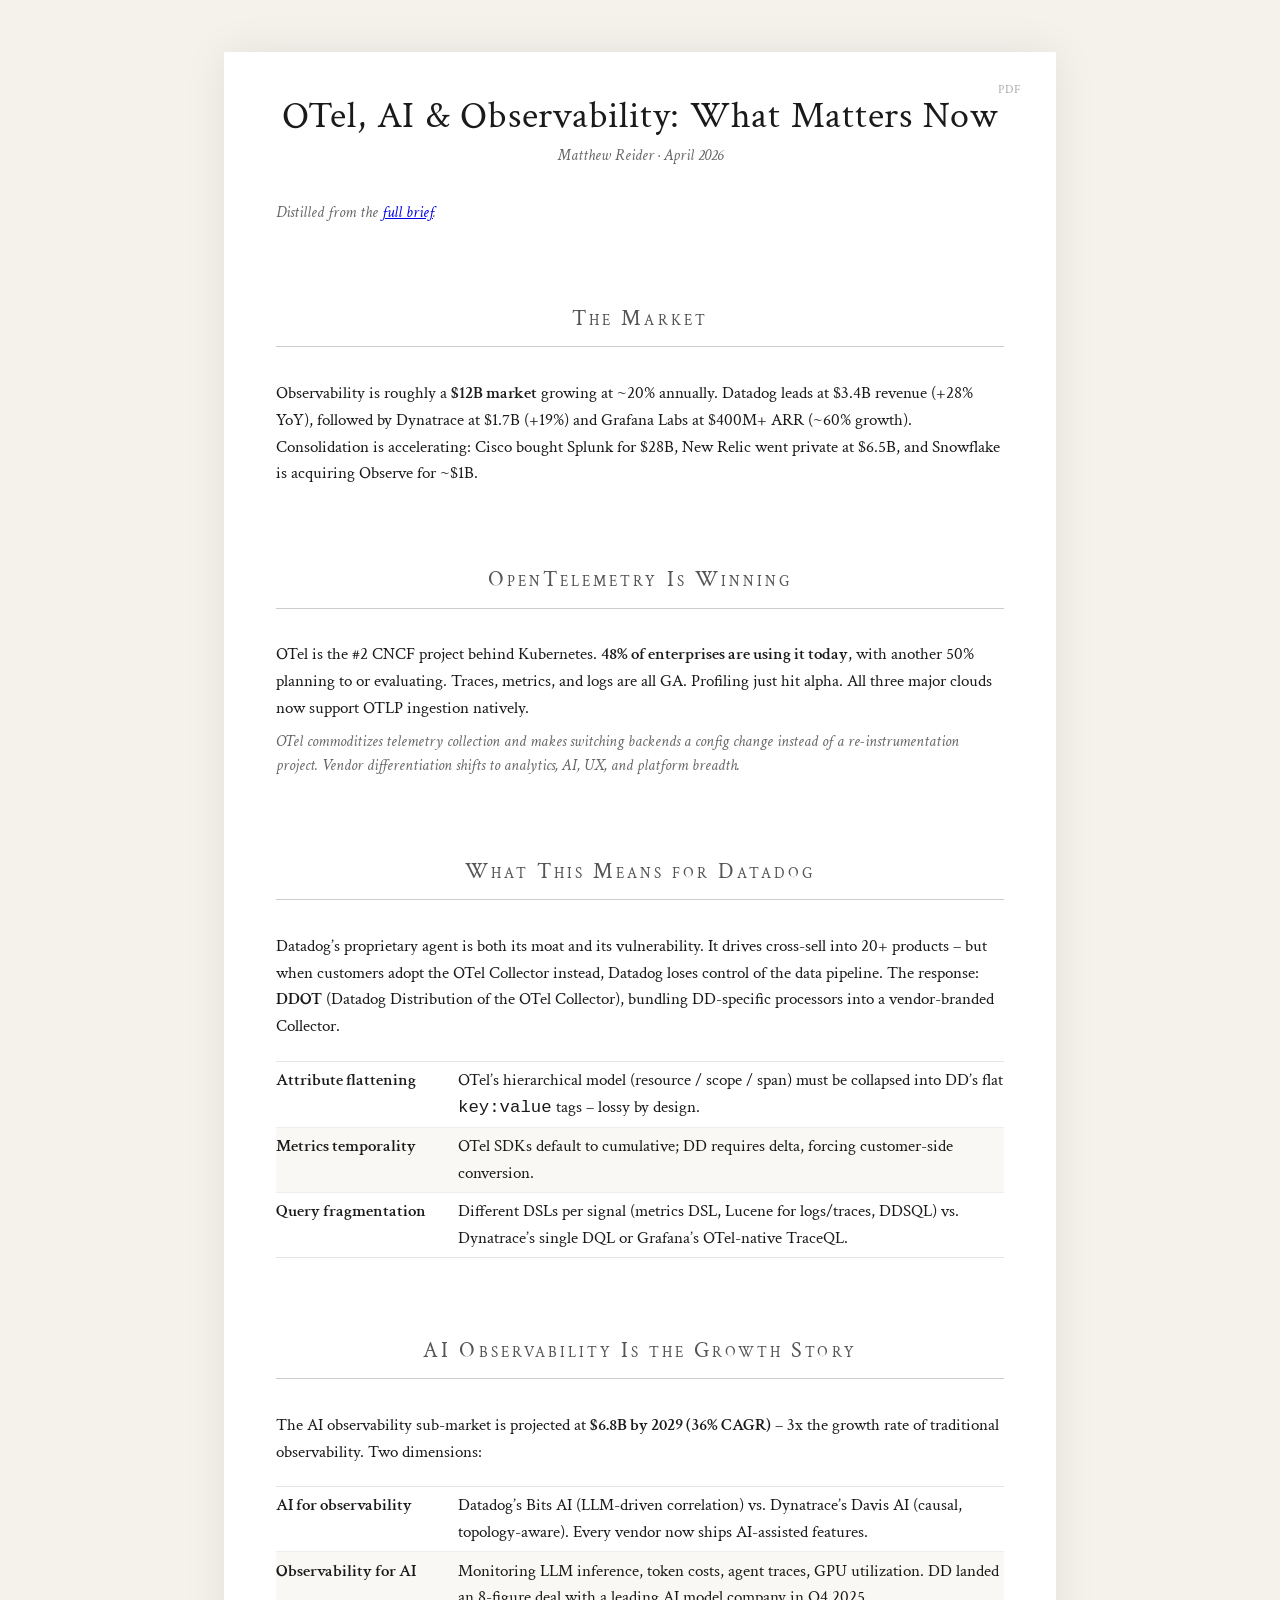
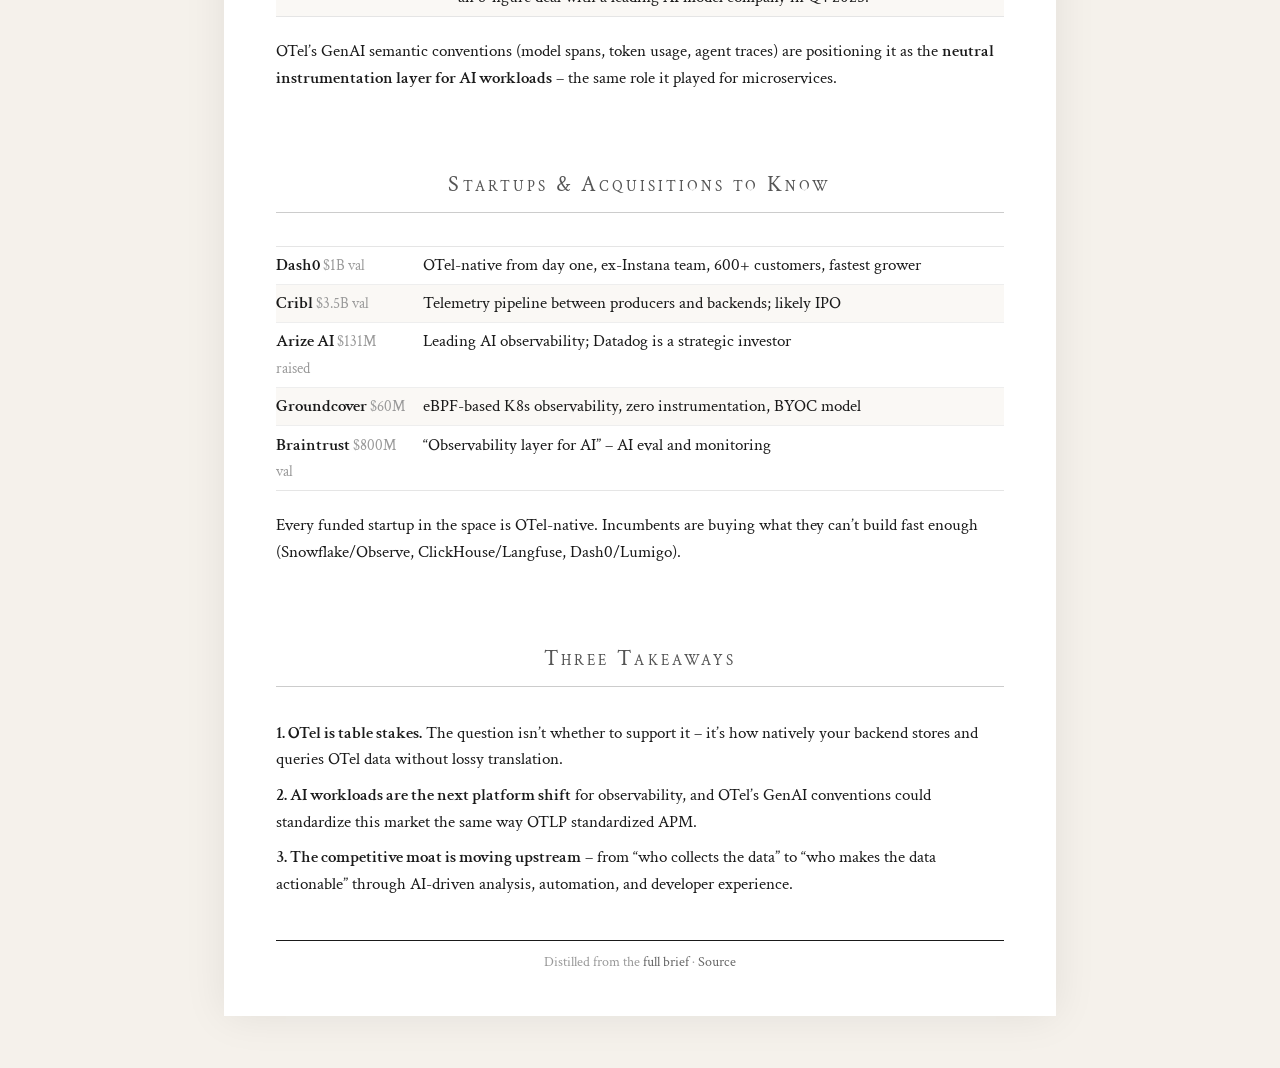
<file: one-pager.html>
<!DOCTYPE html>
<html lang="en">
<head>
  <meta charset="UTF-8">
  <meta name="viewport" content="width=device-width, initial-scale=1.0">
  <title>OTel, AI &amp; Observability: What Matters Now</title>
  <meta name="description" content="A one-page distillation of OpenTelemetry's impact on the observability market, AI intersection, and competitive dynamics. April 2026.">
  <link rel="stylesheet" href="style.css?v=3">
</head>
<body>

  <div class="downloads">
    <a href="downloads/otel-one-pager.pdf" target="_blank" rel="noopener">PDF</a>
  </div>

  <h1>OTel, AI &amp; Observability: What Matters Now</h1>
  <p class="subtitle">Matthew Reider &middot; April 2026</p>

  <p class="note">Distilled from the <a href="index.html">full brief</a>.</p>

  <!-- ——————————————————————————— -->
  <div class="phase">The Market</div>
  <!-- ——————————————————————————— -->

  <div class="entry">
    <p>Observability is roughly a <span class="term">$12B market</span> growing at ~20% annually. Datadog leads at $3.4B revenue (+28% YoY), followed by Dynatrace at $1.7B (+19%) and Grafana Labs at $400M+ ARR (~60% growth). Consolidation is accelerating: Cisco bought Splunk for $28B, New Relic went private at $6.5B, and Snowflake is acquiring Observe for ~$1B.</p>
  </div>

  <!-- ——————————————————————————— -->
  <div class="phase">OpenTelemetry Is Winning</div>
  <!-- ——————————————————————————— -->

  <div class="entry">
    <p>OTel is the #2 CNCF project behind Kubernetes. <span class="term">48% of enterprises are using it today</span>, with another 50% planning to or evaluating. Traces, metrics, and logs are all GA. Profiling just hit alpha. All three major clouds now support OTLP ingestion natively.</p>
    <p class="note">OTel commoditizes telemetry collection and makes switching backends a config change instead of a re-instrumentation project. Vendor differentiation shifts to analytics, AI, UX, and platform breadth.</p>
  </div>

  <!-- ——————————————————————————— -->
  <div class="phase">What This Means for Datadog</div>
  <!-- ——————————————————————————— -->

  <div class="entry">
    <p>Datadog&rsquo;s proprietary agent is both its moat and its vulnerability. It drives cross-sell into 20+ products &ndash; but when customers adopt the OTel Collector instead, Datadog loses control of the data pipeline. The response: <span class="term">DDOT</span> (Datadog Distribution of the OTel Collector), bundling DD-specific processors into a vendor-branded Collector.</p>

    <dl class="defs">
      <dt>Attribute flattening</dt>
      <dd>OTel&rsquo;s hierarchical model (resource / scope / span) must be collapsed into DD&rsquo;s flat <code>key:value</code> tags &ndash; lossy by design.</dd>
      <dt>Metrics temporality</dt>
      <dd>OTel SDKs default to cumulative; DD requires delta, forcing customer-side conversion.</dd>
      <dt>Query fragmentation</dt>
      <dd>Different DSLs per signal (metrics DSL, Lucene for logs/traces, DDSQL) vs. Dynatrace&rsquo;s single DQL or Grafana&rsquo;s OTel-native TraceQL.</dd>
    </dl>
  </div>

  <!-- ——————————————————————————— -->
  <div class="phase">AI Observability Is the Growth Story</div>
  <!-- ——————————————————————————— -->

  <div class="entry">
    <p>The AI observability sub-market is projected at <span class="term">$6.8B by 2029 (36% CAGR)</span> &ndash; 3x the growth rate of traditional observability. Two dimensions:</p>

    <dl class="defs">
      <dt>AI for observability</dt>
      <dd>Datadog&rsquo;s Bits AI (LLM-driven correlation) vs. Dynatrace&rsquo;s Davis AI (causal, topology-aware). Every vendor now ships AI-assisted features.</dd>
      <dt>Observability for AI</dt>
      <dd>Monitoring LLM inference, token costs, agent traces, GPU utilization. DD landed an 8-figure deal with a leading AI model company in Q4 2025.</dd>
    </dl>

    <p>OTel&rsquo;s GenAI semantic conventions (model spans, token usage, agent traces) are positioning it as the <span class="term">neutral instrumentation layer for AI workloads</span> &ndash; the same role it played for microservices.</p>
  </div>

  <!-- ——————————————————————————— -->
  <div class="phase">Startups &amp; Acquisitions to Know</div>
  <!-- ——————————————————————————— -->

  <div class="entry">
    <dl class="defs defs-wide">
      <dt>Dash0 <span style="font-weight:400;color:#999;font-size:0.85em">$1B val</span></dt>
      <dd>OTel-native from day one, ex-Instana team, 600+ customers, fastest grower</dd>
      <dt>Cribl <span style="font-weight:400;color:#999;font-size:0.85em">$3.5B val</span></dt>
      <dd>Telemetry pipeline between producers and backends; likely IPO</dd>
      <dt>Arize AI <span style="font-weight:400;color:#999;font-size:0.85em">$131M raised</span></dt>
      <dd>Leading AI observability; Datadog is a strategic investor</dd>
      <dt>Groundcover <span style="font-weight:400;color:#999;font-size:0.85em">$60M</span></dt>
      <dd>eBPF-based K8s observability, zero instrumentation, BYOC model</dd>
      <dt>Braintrust <span style="font-weight:400;color:#999;font-size:0.85em">$800M val</span></dt>
      <dd>&ldquo;Observability layer for AI&rdquo; &ndash; AI eval and monitoring</dd>
    </dl>
    <p>Every funded startup in the space is OTel-native. Incumbents are buying what they can&rsquo;t build fast enough (Snowflake/Observe, ClickHouse/Langfuse, Dash0/Lumigo).</p>
  </div>

  <!-- ——————————————————————————— -->
  <div class="phase">Three Takeaways</div>
  <!-- ——————————————————————————— -->

  <div class="entry">
    <p><span class="term">1. OTel is table stakes.</span> The question isn&rsquo;t whether to support it &ndash; it&rsquo;s how natively your backend stores and queries OTel data without lossy translation.</p>
    <p><span class="term">2. AI workloads are the next platform shift</span> for observability, and OTel&rsquo;s GenAI conventions could standardize this market the same way OTLP standardized APM.</p>
    <p><span class="term">3. The competitive moat is moving upstream</span> &ndash; from &ldquo;who collects the data&rdquo; to &ldquo;who makes the data actionable&rdquo; through AI-driven analysis, automation, and developer experience.</p>
  </div>

  <footer>
    Distilled from the <a href="index.html">full brief</a> &middot; <a href="https://github.com/mreider/otel-market-brief">Source</a>
  </footer>

</body>
</html>
</file>
<file: style.css>
@import url('https://fonts.googleapis.com/css2?family=Crimson+Text:ital,wght@0,400;0,600;0,700;1,400;1,600&display=swap');

@media screen {
  html {
    background: #f5f1eb;
  }
  body {
    background: white;
    max-width: 42em;
    margin: 3em auto;
    padding: 2.5em 3em;
    box-shadow: 0 0 40px rgba(0, 0, 0, 0.08);
    position: relative;
  }
}

/* download links */
.downloads {
  position: absolute;
  top: 1.8em;
  right: 2em;
  display: flex;
  gap: 1.2em;
}

.downloads a {
  font: 0.7em/1 'Crimson Text', serif;
  letter-spacing: 0.08em;
  text-transform: uppercase;
  text-decoration: none;
  color: #aaa;
  transition: color 0.2s;
}

.downloads a:hover {
  color: #444;
}

body {
  font: 13pt/1.55 'Crimson Text', 'Georgia', serif;
  color: #1a1a1a;
  hyphens: auto;
}

h1 {
  font: 2.2em/1.1 'Crimson Text', serif;
  font-weight: 400;
  text-align: center;
  margin: 0 0 0.15em;
  letter-spacing: 0.02em;
}

.subtitle {
  text-align: center;
  font-style: italic;
  color: #666;
  margin: 0 0 2em;
  font-size: 0.95em;
}

/* TOC */
.toc {
  border-top: 0.5pt solid #1a1a1a;
  border-bottom: 0.5pt solid #1a1a1a;
  padding: 1em 0;
  margin-bottom: 2em;
}

.toc-label {
  font-variant: small-caps;
  letter-spacing: 0.1em;
  font-size: 0.85em;
  margin-bottom: 0.6em;
}

.toc ol {
  list-style: none;
  padding: 0;
  margin: 0;
  columns: 2;
  column-gap: 2em;
  column-rule: 0.2pt solid #ccc;
}

.toc li {
  break-inside: avoid;
  padding: 0.1em 0;
}

.toc a {
  color: inherit;
  text-decoration: none;
  font-size: 0.95em;
}

.toc a:hover {
  text-decoration: underline;
}

.toc .num {
  display: inline-block;
  width: 1.8em;
  text-align: right;
  margin-right: 0.5em;
  color: #999;
  font-size: 0.85em;
}

/* phase headings */
.phase {
  font-variant: small-caps;
  letter-spacing: 0.14em;
  font-size: 1.25em;
  color: #555;
  text-align: center;
  margin: 3.5em 0 1.5em;
  border-bottom: 0.5pt solid #ccc;
  padding-bottom: 0.5em;
}

/* concept entries */
.entry {
  margin-bottom: 1.8em;
  scroll-margin-top: 1em;
}

.entry-head {
  font-weight: 700;
  font-size: 1.05em;
  margin-bottom: 0.2em;
}

.entry-num {
  color: #999;
  font-weight: 400;
  font-size: 0.8em;
  margin-right: 0.3em;
}

.entry p {
  margin: 0.5em 0 0;
  text-indent: 0;
}

/* term highlights */
.term {
  font-weight: 600;
}

.it {
  font-style: italic;
}

/* example blocks */
.ex {
  font-family: 'Courier New', 'Courier', monospace;
  font-size: 0.82em;
  line-height: 1.6;
  background: #faf8f5;
  border-left: 2pt solid #ddd;
  padding: 0.8em 1em;
  margin: 0.6em 0;
  white-space: pre;
  overflow-x: auto;
}

/* definition pairs */
.defs {
  margin: 1.2em 0;
  padding: 0;
  display: grid;
  grid-template-columns: 10em 1fr;
  border-top: 0.5pt solid #e5e5e5;
  border-bottom: 0.5pt solid #e5e5e5;
}

.defs dt {
  font-weight: 600;
  padding: 0.3em 0.5em 0.3em 0;
  border-bottom: 0.3pt solid #eee;
}

.defs dd {
  margin: 0;
  padding: 0.3em 0 0.3em 0.5em;
  border-bottom: 0.3pt solid #eee;
}

.defs dt:nth-of-type(even),
.defs dd:nth-of-type(even) {
  background: #faf8f5;
}

.defs dt:last-of-type,
.defs dd:last-of-type {
  border-bottom: none;
}

/* wider defs for financials */
.defs-wide {
  grid-template-columns: 8em 1fr;
}

/* note */
.note {
  font-style: italic;
  color: #666;
  font-size: 0.92em;
  margin: 0.4em 0;
  text-indent: 0 !important;
}

/* inline citation links */
.entry a {
  color: #555;
  text-decoration: underline;
  text-decoration-color: #ccc;
  text-underline-offset: 2px;
}

.entry a:hover {
  color: #1a1a1a;
  text-decoration-color: #666;
}

.defs a {
  color: #555;
  text-decoration: underline;
  text-decoration-color: #ccc;
  text-underline-offset: 2px;
}

.defs a:hover {
  color: #1a1a1a;
  text-decoration-color: #666;
}

/* SVG chart containers */
.chart {
  display: block;
  margin: 1.5em auto;
  width: 90%;
  height: auto;
}

/* footer */
footer {
  border-top: 0.5pt solid #1a1a1a;
  margin-top: 3em;
  padding-top: 0.8em;
  text-align: center;
  font-size: 0.8em;
  color: #999;
}

footer a {
  color: #666;
  text-decoration: none;
}

footer a:hover {
  text-decoration: underline;
}

/* print */
@media print {
  html, body {
    background: white;
    margin: 0;
    padding: 0;
    box-shadow: none;
    font-size: 10pt;
    max-width: none;
  }
  body {
    padding: 0.5in;
  }
  .phase {
    margin-top: 1.5em;
    page-break-after: avoid;
  }
  .entry-head {
    break-after: avoid;
  }
  .toc {
    page-break-after: always;
  }
  .toc ol {
    columns: 2;
  }
  .sources a {
    color: #444;
    border-bottom: none;
  }
  .sources a::after {
    content: " (" attr(href) ")";
    font-size: 0.7em;
    color: #999;
    word-break: break-all;
    display: none; /* keep URLs hidden in print for cleanliness */
  }
  footer {
    page-break-before: always;
  }
  a {
    color: inherit;
    text-decoration: none;
  }
}

@media (max-width: 600px) {
  body { padding: 1.5em; font-size: 12pt; }
  .toc ol { columns: 1; }
  .defs { grid-template-columns: 1fr; }
  .defs dt { padding-bottom: 0; border-bottom: none; }
  .defs dd { padding-top: 0; }
}
</file>
